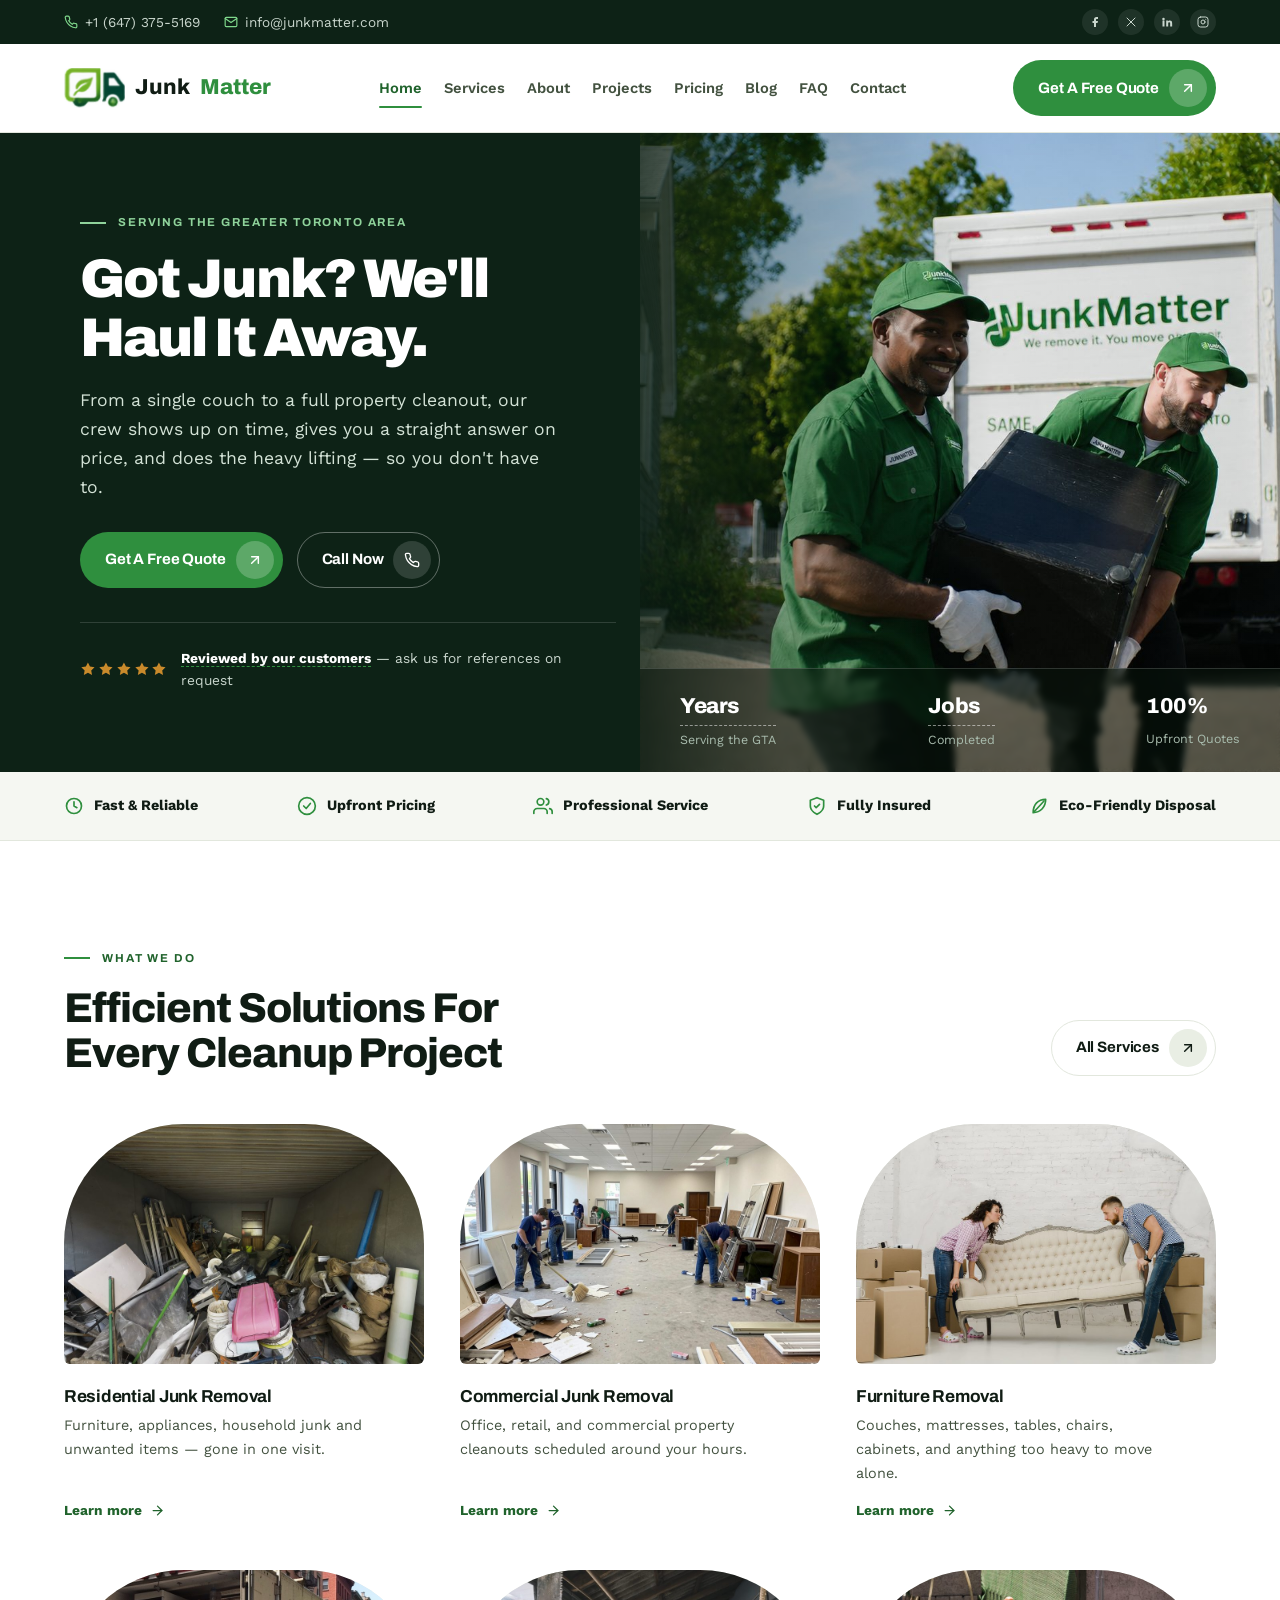
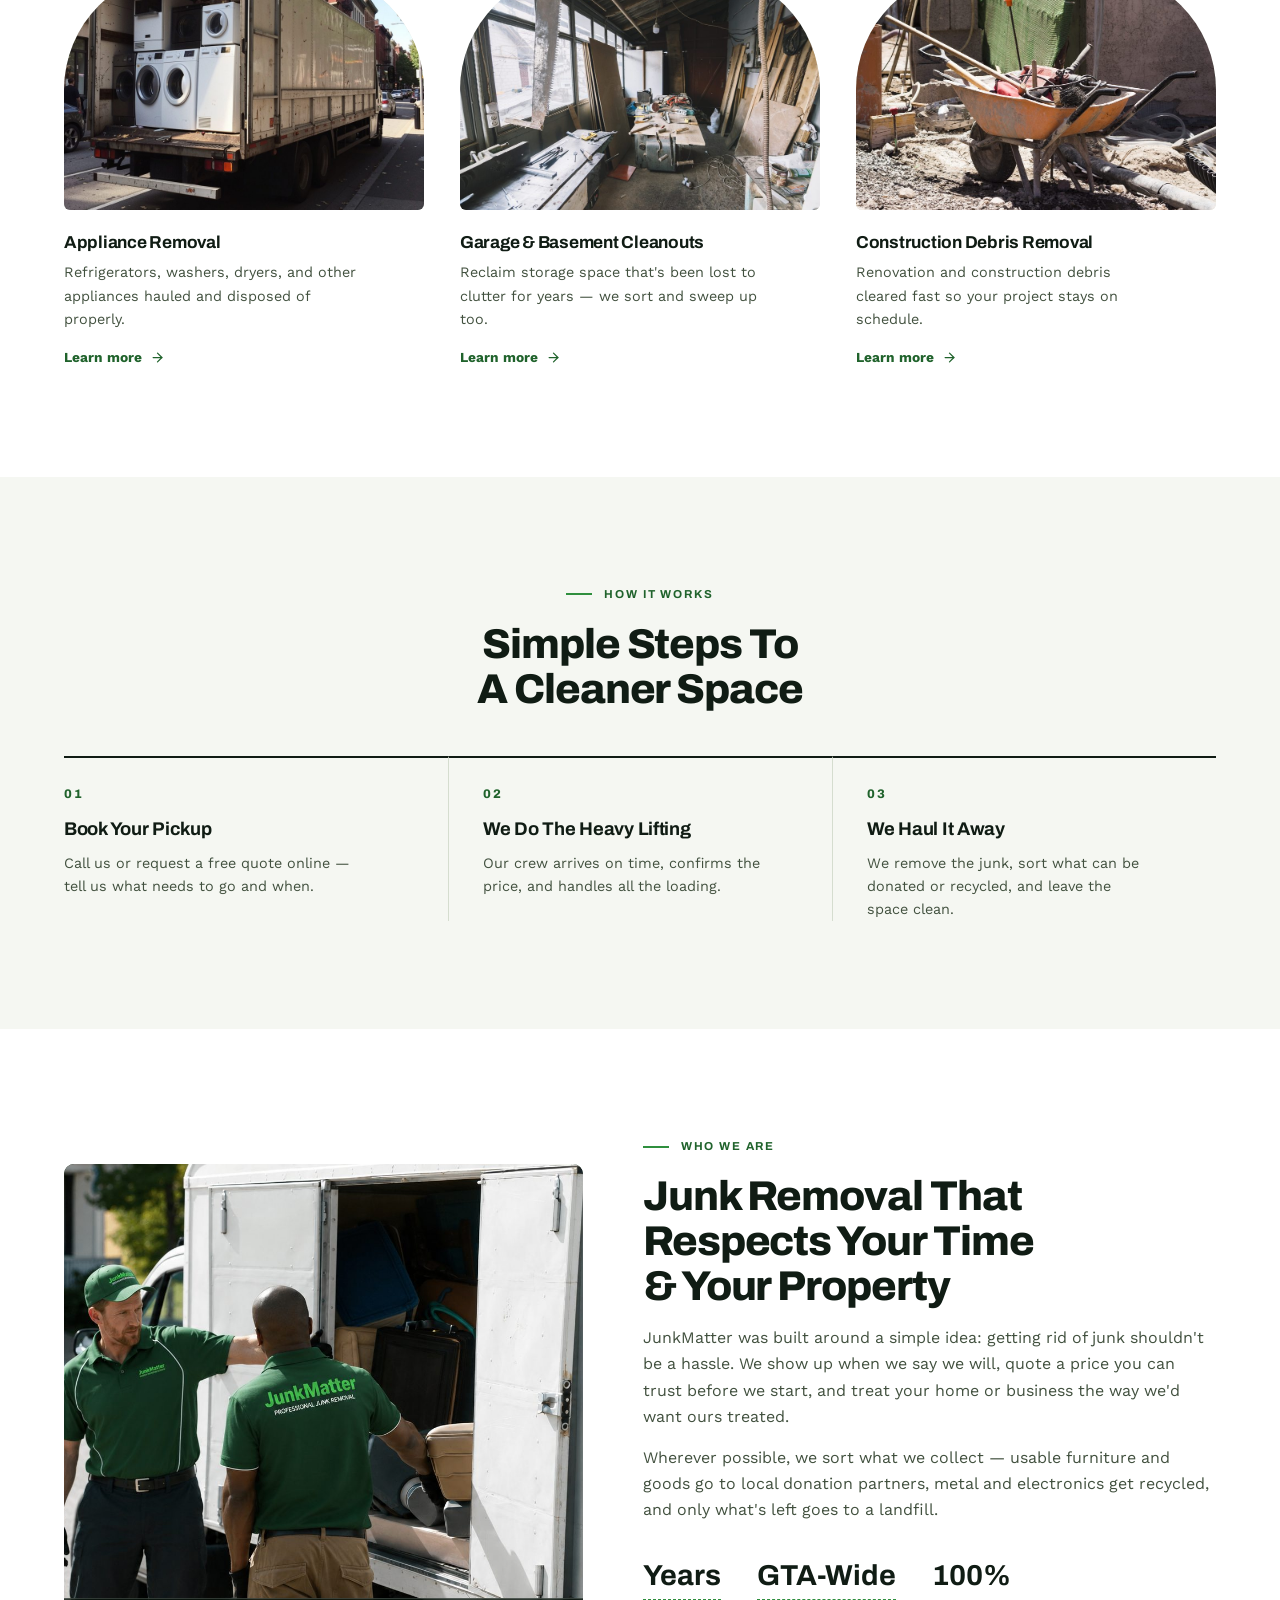
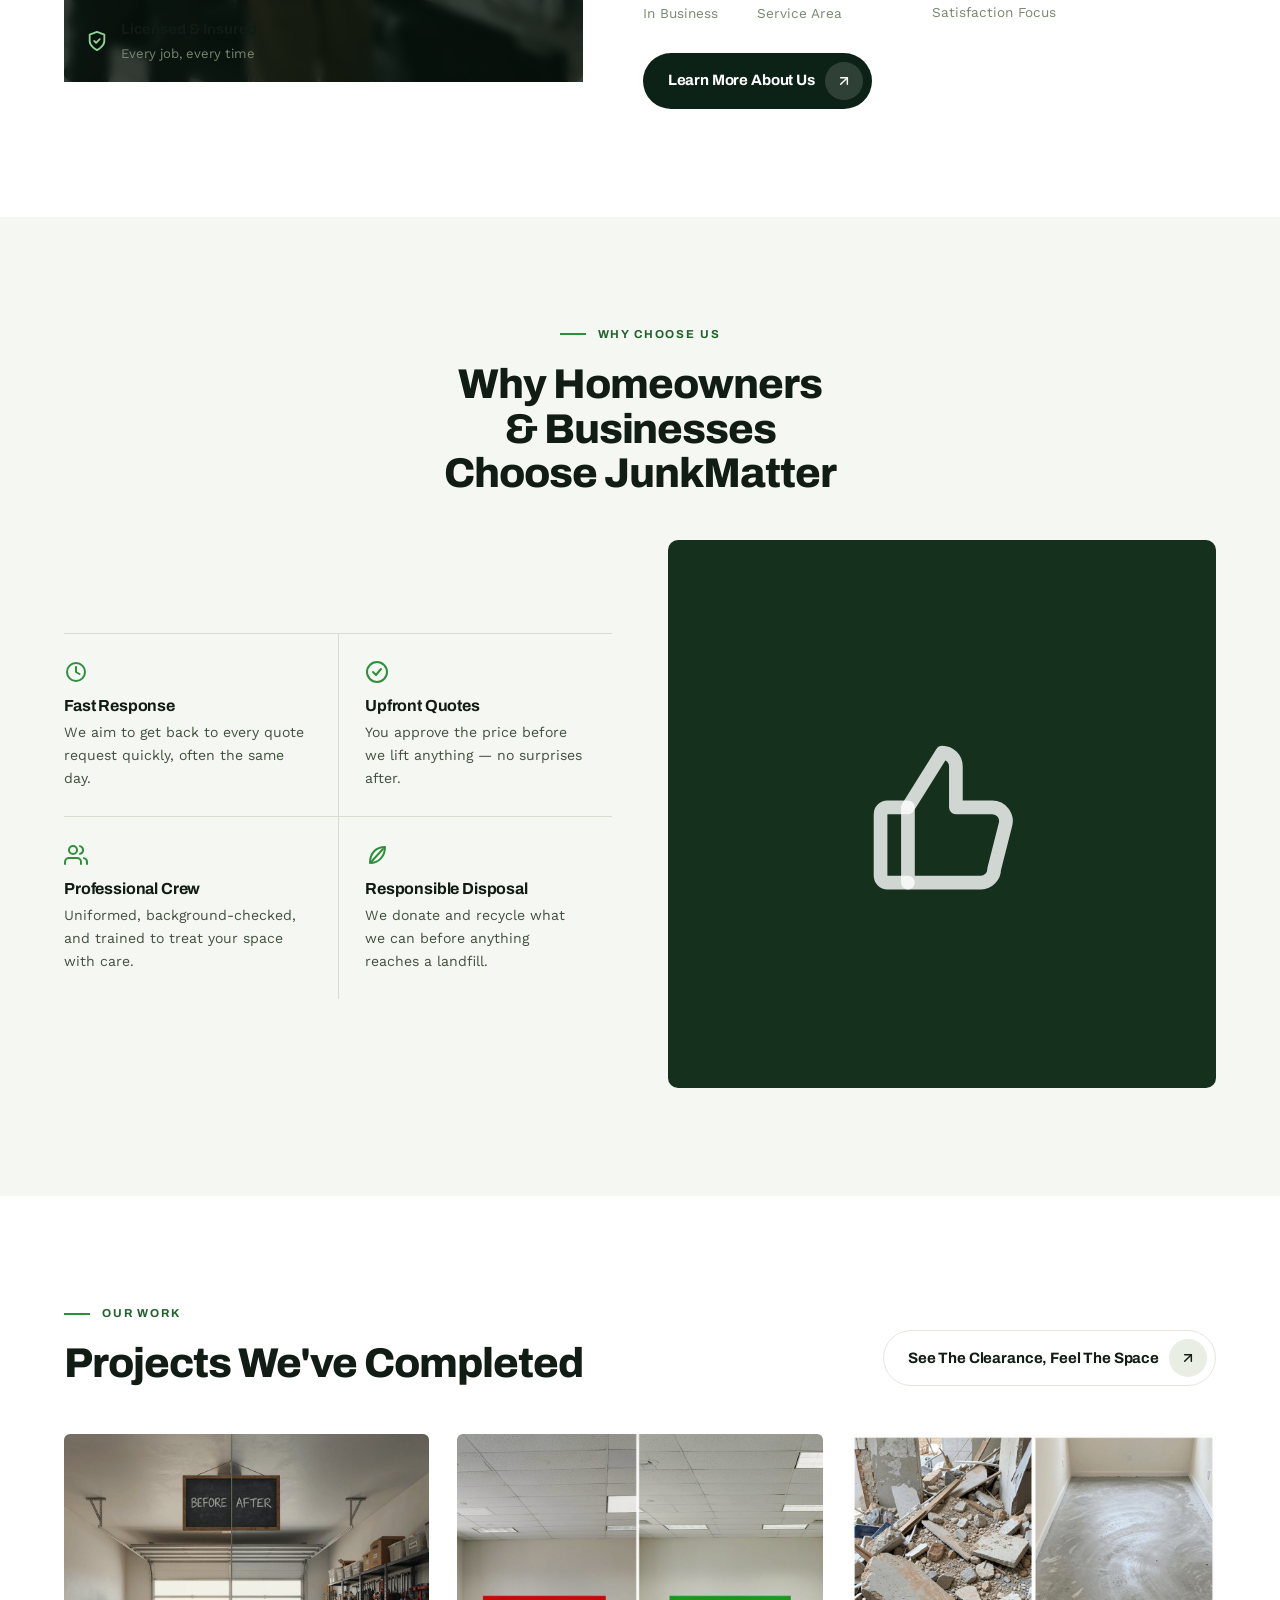
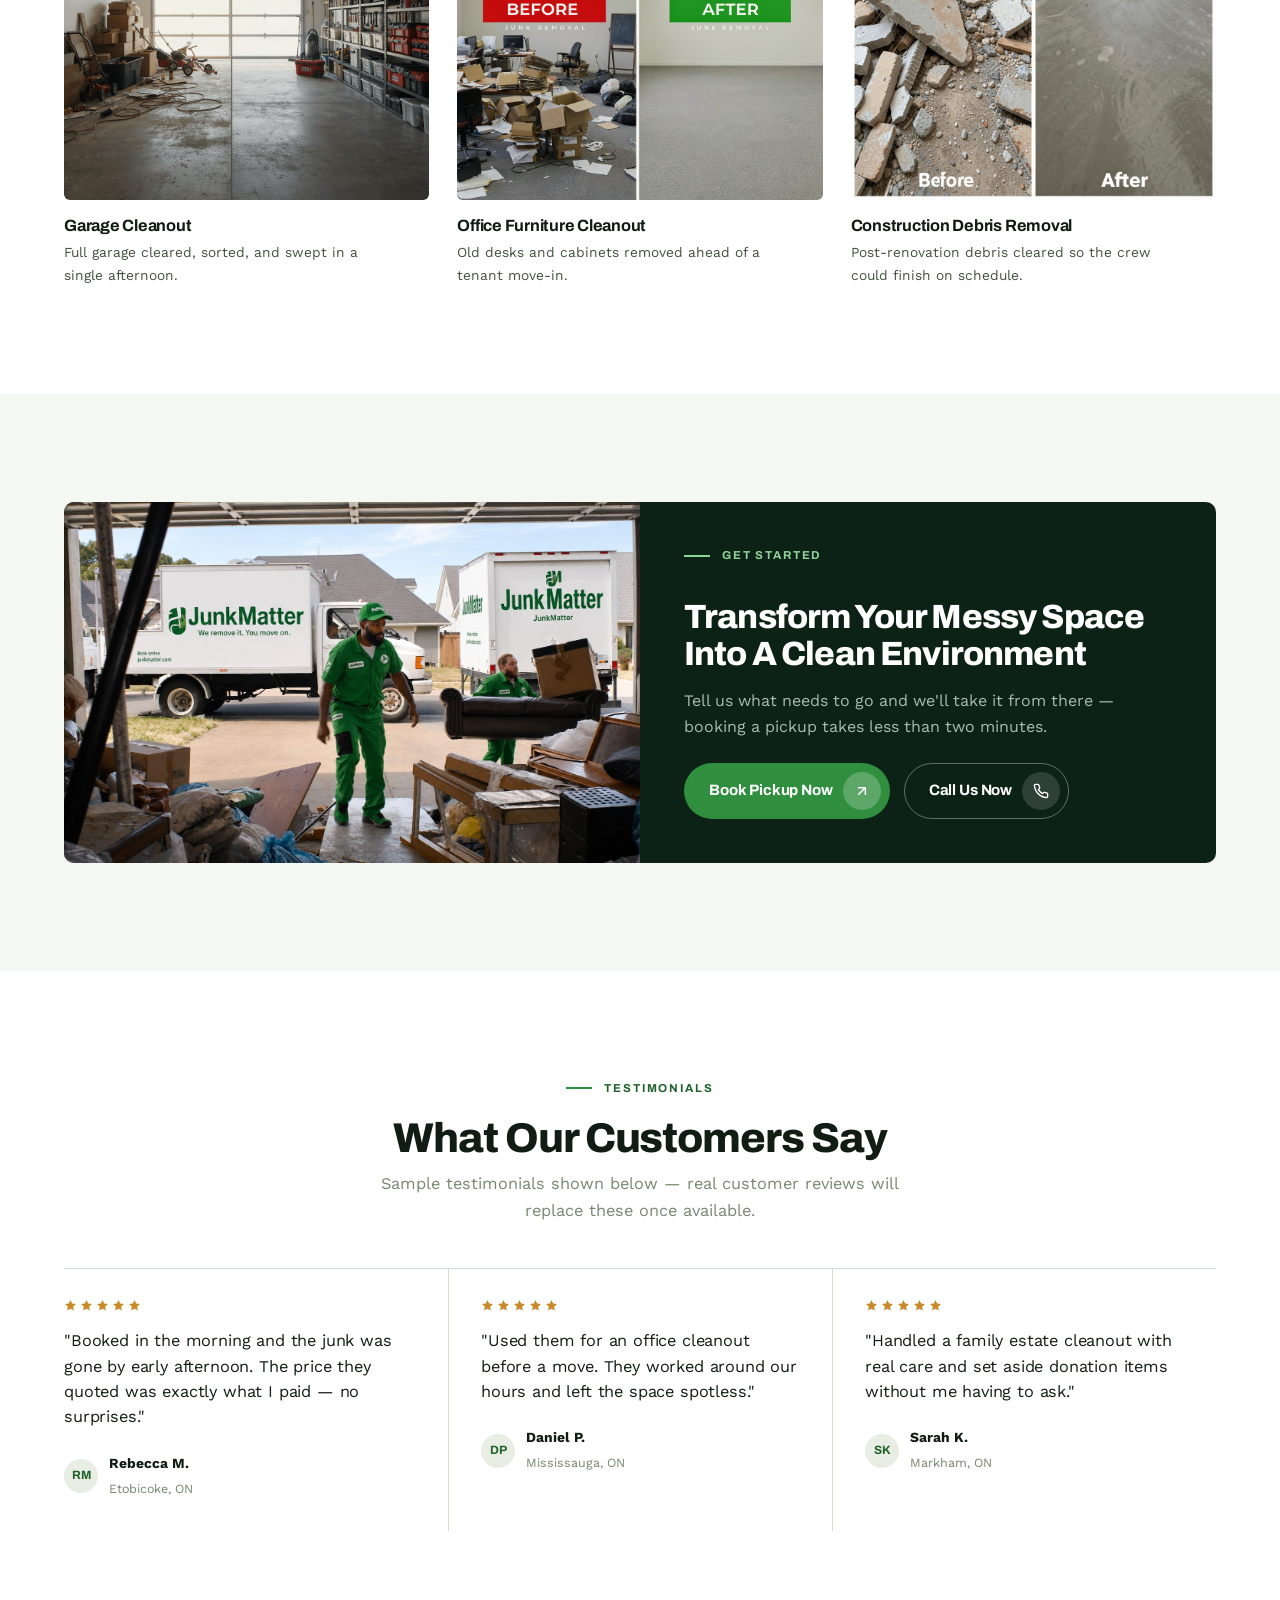
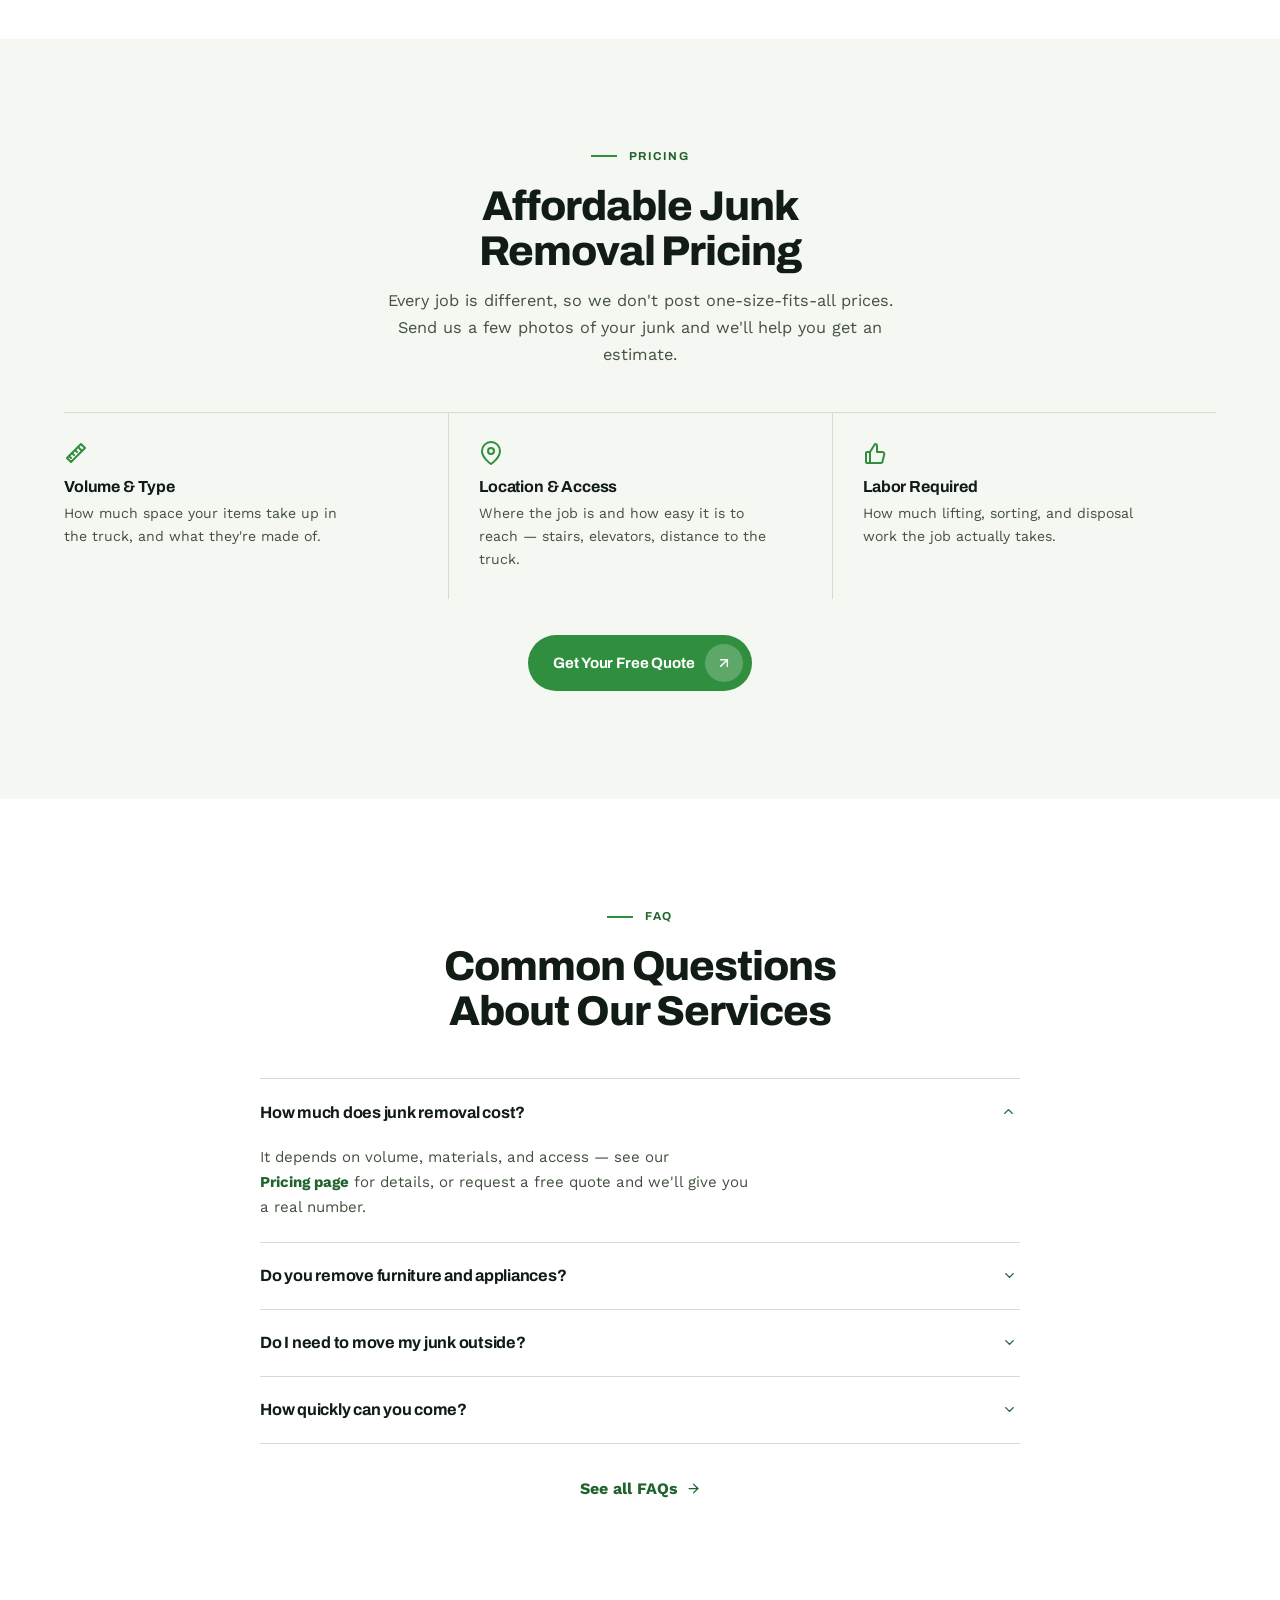
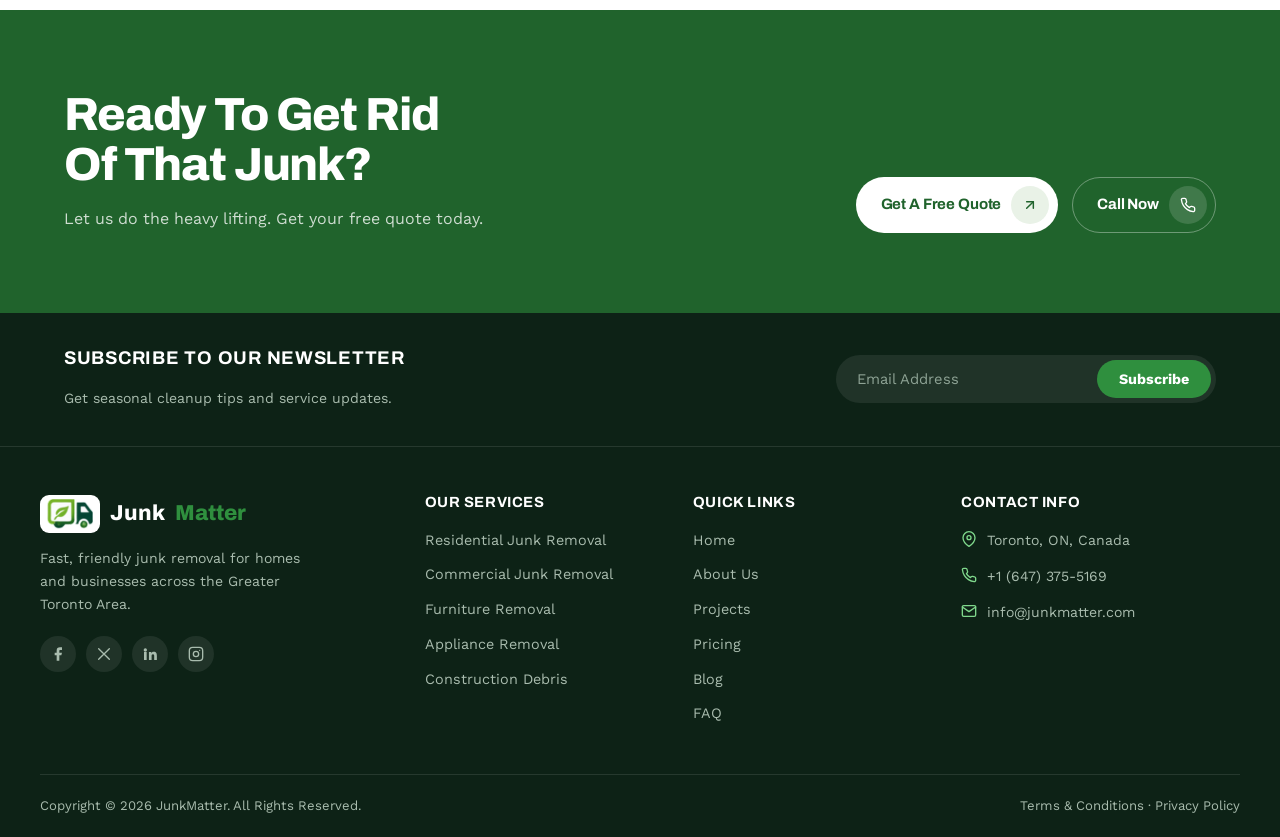
<file: index.html>
<!DOCTYPE html>
<html lang="en">
<head>
<meta charset="UTF-8">
<meta name="viewport" content="width=device-width, initial-scale=1.0">
<title>JunkMatter | Fast &amp; Affordable Junk Removal in the GTA</title>
<meta name="description" content="JunkMatter hauls furniture, appliances, renovation debris and full property cleanouts across the Greater Toronto Area. Upfront quotes, professional crews, eco-friendly disposal.">
<!-- Social sharing. images/social-banner.jpg is the marketing banner
     (logo + headline + CTA baked in) — the one place a composite
     graphic belongs, since link previews have no layout of their own. -->
<meta property="og:url" content="https://www.junkmatter.com/">
<meta property="og:type" content="website">
<meta property="og:site_name" content="JunkMatter">
<meta property="og:title" content="JunkMatter | Fast &amp; Affordable Junk Removal in the GTA">
<meta property="og:description" content="JunkMatter hauls furniture, appliances, renovation debris and full property cleanouts across the Greater Toronto Area. Upfront quotes, professional crews, eco-friendly disposal.">
<meta property="og:image" content="https://www.junkmatter.com/images/social-banner.jpg">
<meta property="og:image:width" content="1200">
<meta property="og:image:height" content="630">
<meta property="og:image:alt" content="JunkMatter — we haul, you relax. Fast, friendly junk removal.">
<meta name="twitter:card" content="summary_large_image">
<meta name="twitter:title" content="JunkMatter | Fast &amp; Affordable Junk Removal in the GTA">
<meta name="twitter:description" content="JunkMatter hauls furniture, appliances, renovation debris and full property cleanouts across the Greater Toronto Area. Upfront quotes, professional crews, eco-friendly disposal.">
<meta name="twitter:image" content="https://www.junkmatter.com/images/social-banner.jpg">
<meta name="theme-color" content="#0d2216">
<link rel="icon" href="images/favicon.png" sizes="any">
<link rel="apple-touch-icon" href="images/apple-touch-icon.png">
<link rel="canonical" href="https://www.junkmatter.com/">
<link rel="stylesheet" href="css/style.css?v=54eb5e93">
<script>document.documentElement.classList.add('js')</script>
</head>
<body>

<svg style="position:absolute;width:0;height:0;overflow:hidden" aria-hidden="true">
<defs>
<symbol id="icon-mark" viewBox="0 0 32 32" fill="none" stroke="currentColor" stroke-width="2.2" stroke-linecap="round" stroke-linejoin="round"><rect x="1.5" y="1.5" width="29" height="29" rx="9"/><path d="M9 23C9 12 15 7 24 7C24 18 18 23 9 23Z"/><path d="M10.5 21.5C14 17.5 18 13.5 22.5 9"/></symbol>
<symbol id="icon-phone" viewBox="0 0 24 24" fill="none" stroke="currentColor" stroke-width="2" stroke-linecap="round" stroke-linejoin="round"><path d="M22 16.92v3a2 2 0 0 1-2.18 2 19.79 19.79 0 0 1-8.63-3.07 19.5 19.5 0 0 1-6-6 19.79 19.79 0 0 1-3.07-8.67A2 2 0 0 1 4.11 2h3a2 2 0 0 1 2 1.72c.127.96.361 1.903.7 2.81a2 2 0 0 1-.45 2.11L8.09 9.91a16 16 0 0 0 6 6l1.27-1.27a2 2 0 0 1 2.11-.45c.907.339 1.85.573 2.81.7A2 2 0 0 1 22 16.92z"/></symbol>
<symbol id="icon-mail" viewBox="0 0 24 24" fill="none" stroke="currentColor" stroke-width="2" stroke-linecap="round" stroke-linejoin="round"><rect x="2" y="4" width="20" height="16" rx="2"/><path d="M22 6l-10 7L2 6"/></symbol>
<symbol id="icon-map-pin" viewBox="0 0 24 24" fill="none" stroke="currentColor" stroke-width="2" stroke-linecap="round" stroke-linejoin="round"><path d="M21 10c0 7-9 13-9 13s-9-6-9-13a9 9 0 0 1 18 0z"/><circle cx="12" cy="10" r="3"/></symbol>
<symbol id="icon-clock" viewBox="0 0 24 24" fill="none" stroke="currentColor" stroke-width="2" stroke-linecap="round" stroke-linejoin="round"><circle cx="12" cy="12" r="9"/><path d="M12 7v5l3.5 2"/></symbol>
<symbol id="icon-facebook" viewBox="0 0 24 24" fill="currentColor" stroke="none"><path d="M18 2h-3a5 5 0 0 0-5 5v3H7v4h3v8h4v-8h3l1-4h-4V7a1 1 0 0 1 1-1h3z"/></symbol>
<symbol id="icon-x" viewBox="0 0 24 24" fill="none" stroke="currentColor" stroke-width="2" stroke-linecap="round" stroke-linejoin="round"><path d="M4 4l16 16M20 4L4 20"/></symbol>
<symbol id="icon-linkedin" viewBox="0 0 24 24" fill="currentColor" stroke="none"><path d="M4.98 3.5a2.5 2.5 0 1 1 0 5 2.5 2.5 0 0 1 0-5zM3 9h4v12H3V9zm7 0h3.8v1.7h.1c.5-.9 1.8-1.9 3.7-1.9 4 0 4.7 2.6 4.7 6v6.2h-4v-5.5c0-1.3 0-3-1.8-3s-2.1 1.4-2.1 2.9V21h-4V9z"/></symbol>
<symbol id="icon-instagram" viewBox="0 0 24 24" fill="none" stroke="currentColor" stroke-width="2" stroke-linecap="round" stroke-linejoin="round"><rect x="2" y="2" width="20" height="20" rx="5"/><circle cx="12" cy="12" r="4"/><circle cx="17.5" cy="6.5" r="1" fill="currentColor" stroke="none"/></symbol>
<symbol id="icon-arrow-up-right" viewBox="0 0 24 24" fill="none" stroke="currentColor" stroke-width="2.2" stroke-linecap="round" stroke-linejoin="round"><path d="M7 17L17 7"/><path d="M7 7h10v10"/></symbol>
<symbol id="icon-arrow-right" viewBox="0 0 24 24" fill="none" stroke="currentColor" stroke-width="2" stroke-linecap="round" stroke-linejoin="round"><path d="M5 12h14"/><path d="M12 5l7 7-7 7"/></symbol>
<symbol id="icon-chevron-down" viewBox="0 0 24 24" fill="none" stroke="currentColor" stroke-width="2.2" stroke-linecap="round" stroke-linejoin="round"><path d="M6 9l6 6 6-6"/></symbol>
<symbol id="icon-star" viewBox="0 0 24 24" fill="currentColor" stroke="none"><path d="M12 2l3.09 6.26L22 9.27l-5 4.87L18.18 21 12 17.77 5.82 21 7 14.14 2 9.27l6.91-1.01L12 2z"/></symbol>
<symbol id="icon-check" viewBox="0 0 24 24" fill="none" stroke="currentColor" stroke-width="2" stroke-linecap="round" stroke-linejoin="round"><path d="M20 6L9 17l-5-5"/></symbol>
<symbol id="icon-check-circle" viewBox="0 0 24 24" fill="none" stroke="currentColor" stroke-width="2" stroke-linecap="round" stroke-linejoin="round"><circle cx="12" cy="12" r="10"/><path d="M8 12l3 3 5-6"/></symbol>
<symbol id="icon-shield" viewBox="0 0 24 24" fill="none" stroke="currentColor" stroke-width="2" stroke-linecap="round" stroke-linejoin="round"><path d="M12 22s8-4 8-10V5l-8-3-8 3v7c0 6 8 10 8 10z"/><path d="M9 12l2 2 4-4"/></symbol>
<symbol id="icon-leaf" viewBox="0 0 24 24" fill="none" stroke="currentColor" stroke-width="2" stroke-linecap="round" stroke-linejoin="round"><path d="M5 20C5 10 11 4 20 4C20 13 14 20 5 20Z"/><path d="M6.5 18.5C10 14.5 14 10.5 18 6"/></symbol>
<symbol id="icon-truck" viewBox="0 0 24 24" fill="none" stroke="currentColor" stroke-width="2" stroke-linecap="round" stroke-linejoin="round"><rect x="1" y="3" width="15" height="13"/><path d="M16 8h4l3 3v5h-7V8z"/><circle cx="5.5" cy="18.5" r="2.5"/><circle cx="18.5" cy="18.5" r="2.5"/></symbol>
<symbol id="icon-home" viewBox="0 0 24 24" fill="none" stroke="currentColor" stroke-width="2" stroke-linecap="round" stroke-linejoin="round"><path d="M3 9l9-7 9 7v11a2 2 0 0 1-2 2H5a2 2 0 0 1-2-2z"/><polyline points="9 22 9 12 15 12 15 22"/></symbol>
<symbol id="icon-briefcase" viewBox="0 0 24 24" fill="none" stroke="currentColor" stroke-width="2" stroke-linecap="round" stroke-linejoin="round"><rect x="2" y="7" width="20" height="14" rx="2"/><path d="M16 21V5a2 2 0 0 0-2-2h-4a2 2 0 0 0-2 2v16"/></symbol>
<symbol id="icon-sofa" viewBox="0 0 24 24" fill="none" stroke="currentColor" stroke-width="2" stroke-linecap="round" stroke-linejoin="round"><path d="M4 13V7a2 2 0 0 1 2-2h12a2 2 0 0 1 2 2v6"/><path d="M2 13h20v4a2 2 0 0 1-2 2H4a2 2 0 0 1-2-2z"/><path d="M4 19v2"/><path d="M20 19v2"/></symbol>
<symbol id="icon-box" viewBox="0 0 24 24" fill="none" stroke="currentColor" stroke-width="2" stroke-linecap="round" stroke-linejoin="round"><path d="M21 8l-9-5-9 5 9 5 9-5z"/><path d="M3 8v8l9 5 9-5V8"/><path d="M12 13v8"/></symbol>
<symbol id="icon-garage" viewBox="0 0 24 24" fill="none" stroke="currentColor" stroke-width="2" stroke-linecap="round" stroke-linejoin="round"><path d="M3 10l9-6 9 6"/><path d="M5 10v10h14V10"/><rect x="9" y="14" width="6" height="6"/></symbol>
<symbol id="icon-tool" viewBox="0 0 24 24" fill="none" stroke="currentColor" stroke-width="2" stroke-linecap="round" stroke-linejoin="round"><path d="M14.7 6.3a1 1 0 0 0 0 1.4l1.6 1.6a1 1 0 0 0 1.4 0l3.77-3.77a6 6 0 0 1-7.94 7.94l-6.91 6.91a2.12 2.12 0 0 1-3-3l6.91-6.91a6 6 0 0 1 7.94-7.94z"/></symbol>
<symbol id="icon-users" viewBox="0 0 24 24" fill="none" stroke="currentColor" stroke-width="2" stroke-linecap="round" stroke-linejoin="round"><path d="M17 21v-2a4 4 0 0 0-4-4H5a4 4 0 0 0-4 4v2"/><circle cx="9" cy="7" r="4"/><path d="M23 21v-2a4 4 0 0 0-3-3.87"/><path d="M16 3.13a4 4 0 0 1 0 7.75"/></symbol>
<symbol id="icon-camera" viewBox="0 0 24 24" fill="none" stroke="currentColor" stroke-width="2" stroke-linecap="round" stroke-linejoin="round"><path d="M23 19a2 2 0 0 1-2 2H3a2 2 0 0 1-2-2V8a2 2 0 0 1 2-2h4l2-3h6l2 3h4a2 2 0 0 1 2 2z"/><circle cx="12" cy="13" r="4"/></symbol>
<symbol id="icon-ruler" viewBox="0 0 24 24" fill="none" stroke="currentColor" stroke-width="2" stroke-linecap="round" stroke-linejoin="round"><path d="M3 17l14-14 4 4-14 14z"/><path d="M14 6l4 4"/><path d="M11 9l2 2"/><path d="M8 12l2 2"/><path d="M5 15l2 2"/></symbol>
<symbol id="icon-hand" viewBox="0 0 24 24" fill="none" stroke="currentColor" stroke-width="2" stroke-linecap="round" stroke-linejoin="round"><path d="M7 22V11l5-8a2 2 0 0 1 2 2v6h5.3a2 2 0 0 1 1.94 2.5l-1.65 6.5A2 2 0 0 1 17.65 22H7Z"/><path d="M7 22H4a1 1 0 0 1-1-1V12a1 1 0 0 1 1-1h3"/></symbol>
</defs>
</svg>

<div class="topbar">
  <div class="wrap">
    <div class="topbar-left">
      <a href="tel:16473755169"><svg><use href="#icon-phone"/></svg> +1 (647) 375-5169</a>
      <a href="mailto:info@junkmatter.com"><svg><use href="#icon-mail"/></svg> info@junkmatter.com</a>
    </div>
    <div class="topbar-social">
      <a href="#" aria-label="Facebook"><svg><use href="#icon-facebook"/></svg></a>
      <a href="#" aria-label="X"><svg><use href="#icon-x"/></svg></a>
      <a href="#" aria-label="LinkedIn"><svg><use href="#icon-linkedin"/></svg></a>
      <a href="#" aria-label="Instagram"><svg><use href="#icon-instagram"/></svg></a>
    </div>
  </div>
</div>

<header class="site-header">
  <nav class="nav wrap">
    <a href="index.html" class="brand">
      <span class="mark"><img src="images/logo-mark.png" alt="" width="366" height="240"></span>
      Junk<span class="accent">Matter</span>
    </a>
    <div class="nav-links">
      <a href="index.html" class="active">Home</a>
      <a href="services.html">Services</a>
      <a href="about.html">About</a>
      <a href="projects.html">Projects</a>
      <a href="pricing.html">Pricing</a>
      <a href="blog.html">Blog</a>
      <a href="faq.html">FAQ</a>
      <a href="contact.html">Contact</a>
    </div>
    <div class="nav-cta">
      <a href="contact.html" class="btn btn-solid"><span class="label">Get A Free Quote</span><span class="ic"><svg><use href="#icon-arrow-up-right"/></svg></span></a>
      <button class="nav-toggle" aria-label="Toggle menu"><span></span><span></span><span></span></button>
    </div>
  </nav>
</header>

<section class="hero">
  <div class="hero-grid">
    <div class="hero-text">
      <div class="wrap-inner">
        <span class="eyebrow on-ink">Serving the Greater Toronto Area</span>
        <h1>Got Junk? We'll Haul It Away.</h1>
        <p class="lead">From a single couch to a full property cleanout, our crew shows up on time, gives you a straight answer on price, and does the heavy lifting — so you don't have to.</p>
        <div class="hero-cta">
          <a href="contact.html" class="btn btn-solid"><span class="label">Get A Free Quote</span><span class="ic"><svg><use href="#icon-arrow-up-right"/></svg></span></a>
          <a href="tel:16473755169" class="btn btn-outline-light"><span class="label">Call Now</span><span class="ic"><svg><use href="#icon-phone"/></svg></span></a>
        </div>
        <div class="hero-rating">
          <div class="stars"><svg><use href="#icon-star"/></svg><svg><use href="#icon-star"/></svg><svg><use href="#icon-star"/></svg><svg><use href="#icon-star"/></svg><svg><use href="#icon-star"/></svg></div>
          <div class="txt"><b class="ph" title="Add real review rating once available">Reviewed by our customers</b> — ask us for references on request</div>
        </div>
      </div>
    </div>
    <div class="hero-visual reveal in">
      <svg class="illustration" viewBox="0 0 500 400" fill="none" stroke="currentColor" stroke-width="2.5" stroke-linejoin="round" preserveAspectRatio="xMidYMid slice">
        <ellipse cx="250" cy="330" rx="230" ry="8" fill="currentColor" stroke="none" opacity=".15"/>
        <line x1="20" y1="320" x2="480" y2="320"/>
        <rect x="60" y="180" width="260" height="140"/>
        <line x1="72" y1="180" x2="72" y2="320"/>
        <line x1="86" y1="180" x2="86" y2="320"/>
        <line x1="100" y1="180" x2="100" y2="320"/>
        <path d="M320 320V240h72l24 36v44z"/>
        <path d="M320 240h50l18 30h-68z"/>
        <circle cx="150" cy="320" r="30"/>
        <circle cx="150" cy="320" r="10" fill="currentColor" stroke="none"/>
        <circle cx="368" cy="320" r="30"/>
        <circle cx="368" cy="320" r="10" fill="currentColor" stroke="none"/>
      </svg>
      <img class="photo" src="images/hero.jpg" alt="Two smiling JunkMatter crew members in branded uniforms carrying a cabinet from a house to their truck" width="1672" height="941" fetchpriority="high" decoding="async">
      <div class="hero-panel reveal in">
        <div><b class="ph" title="Add years in business">Years</b><span>Serving the GTA</span></div>
        <div><b class="ph" title="Add completed jobs count">Jobs</b><span>Completed</span></div>
        <div><b>100%</b><span>Upfront Quotes</span></div>
      </div>
    </div>
  </div>
</section>

<div class="trust-bar">
  <div class="wrap">
    <div class="trust-item"><svg><use href="#icon-clock"/></svg> Fast &amp; Reliable</div>
    <div class="trust-item"><svg><use href="#icon-check-circle"/></svg> Upfront Pricing</div>
    <div class="trust-item"><svg><use href="#icon-users"/></svg> Professional Service</div>
    <div class="trust-item"><svg><use href="#icon-shield"/></svg> Fully Insured</div>
    <div class="trust-item"><svg><use href="#icon-leaf"/></svg> Eco-Friendly Disposal</div>
  </div>
</div>

<section class="section" id="services">
  <div class="wrap">
    <div class="section-head-row reveal">
      <div class="section-head">
        <span class="eyebrow">What We Do</span>
        <h2>Efficient Solutions For Every Cleanup Project</h2>
      </div>
      <a href="services.html" class="btn btn-outline"><span class="label">All Services</span><span class="ic"><svg><use href="#icon-arrow-up-right"/></svg></span></a>
    </div>
    <div class="service-grid">
      <div class="service-card reveal">
        <div class="arch-frame"><img class="photo" src="images/services/residential.jpg" alt="A storage room packed floor to ceiling with household clutter, ladders, buckets and boxes waiting to be cleared" width="600" height="400" loading="lazy" decoding="async"><svg><use href="#icon-home"/></svg></div>
        <h3>Residential Junk Removal</h3>
        <p>Furniture, appliances, household junk and unwanted items — gone in one visit.</p>
        <a href="service-residential.html" class="text-link">Learn more <svg><use href="#icon-arrow-right"/></svg></a>
      </div>
      <div class="service-card reveal">
        <div class="arch-frame"><img class="photo" src="images/services/commercial.jpg" alt="Crew sweeping debris and removing cabinetry from an empty commercial unit" width="600" height="400" loading="lazy" decoding="async"><svg><use href="#icon-briefcase"/></svg></div>
        <h3>Commercial Junk Removal</h3>
        <p>Office, retail, and commercial property cleanouts scheduled around your hours.</p>
        <a href="services.html#commercial" class="text-link">Learn more <svg><use href="#icon-arrow-right"/></svg></a>
      </div>
      <div class="service-card reveal">
        <div class="arch-frame"><img class="photo" src="images/services/furniture.jpg" alt="Two people lifting a large sofa in a room stacked with moving boxes" width="600" height="400" loading="lazy" decoding="async"><svg><use href="#icon-sofa"/></svg></div>
        <h3>Furniture Removal</h3>
        <p>Couches, mattresses, tables, chairs, cabinets, and anything too heavy to move alone.</p>
        <a href="services.html#furniture" class="text-link">Learn more <svg><use href="#icon-arrow-right"/></svg></a>
      </div>
      <div class="service-card reveal">
        <div class="arch-frame"><img class="photo" src="images/services/appliance.jpg" alt="Washing machines and dryers loaded into the back of a box truck on a city street" width="600" height="400" loading="lazy" decoding="async"><svg><use href="#icon-box"/></svg></div>
        <h3>Appliance Removal</h3>
        <p>Refrigerators, washers, dryers, and other appliances hauled and disposed of properly.</p>
        <a href="services.html#appliance" class="text-link">Learn more <svg><use href="#icon-arrow-right"/></svg></a>
      </div>
      <div class="service-card reveal">
        <div class="arch-frame"><img class="photo" src="images/services/garage.jpg" alt="A cluttered garage workshop filled with timber, hand tools and a crowded workbench" width="600" height="400" loading="lazy" decoding="async"><svg><use href="#icon-garage"/></svg></div>
        <h3>Garage &amp; Basement Cleanouts</h3>
        <p>Reclaim storage space that's been lost to clutter for years — we sort and sweep up too.</p>
        <a href="services.html#garage" class="text-link">Learn more <svg><use href="#icon-arrow-right"/></svg></a>
      </div>
      <div class="service-card reveal">
        <div class="arch-frame"><img class="photo" src="images/services/construction.jpg" alt="A wheelbarrow loaded with tools and rubble on a building site" width="600" height="400" loading="lazy" decoding="async"><svg><use href="#icon-tool"/></svg></div>
        <h3>Construction Debris Removal</h3>
        <p>Renovation and construction debris cleared fast so your project stays on schedule.</p>
        <a href="services.html#construction" class="text-link">Learn more <svg><use href="#icon-arrow-right"/></svg></a>
      </div>
    </div>
  </div>
</section>

<section class="section surface">
  <div class="wrap">
    <div class="section-head center reveal">
      <span class="eyebrow">How It Works</span>
      <h2>Simple Steps To A Cleaner Space</h2>
    </div>
    <div class="steps" style="margin-top:44px">
      <div class="step reveal">
        <div class="step-num">01</div>
        <h3>Book Your Pickup</h3>
        <p>Call us or request a free quote online — tell us what needs to go and when.</p>
      </div>
      <div class="step reveal">
        <div class="step-num">02</div>
        <h3>We Do The Heavy Lifting</h3>
        <p>Our crew arrives on time, confirms the price, and handles all the loading.</p>
      </div>
      <div class="step reveal">
        <div class="step-num">03</div>
        <h3>We Haul It Away</h3>
        <p>We remove the junk, sort what can be donated or recycled, and leave the space clean.</p>
      </div>
    </div>
  </div>
</section>

<section class="section" id="about">
  <div class="wrap">
    <div class="about-grid">
      <div class="about-visual reveal">
        <div class="frame"><img class="photo" src="images/about/crew.jpg" alt="JunkMatter crew members loading furniture into a branded JunkMatter truck on a residential street" width="800" height="800" loading="lazy" decoding="async"><svg viewBox="0 0 24 24" fill="none" stroke="currentColor" stroke-width="1.6"><use href="#icon-truck"/></svg></div>
        <div class="float-card">
          <span class="ic"><svg><use href="#icon-shield"/></svg></span>
          <div><b style="font-family:var(--font-display);color:var(--ink);display:block">Licensed &amp; Insured</b><span style="font-size:.82rem;color:var(--muted)">Every job, every time</span></div>
        </div>
      </div>
      <div class="reveal">
        <span class="eyebrow">Who We Are</span>
        <h2>Junk Removal That Respects Your Time &amp; Your Property</h2>
        <p style="margin-top:16px">JunkMatter was built around a simple idea: getting rid of junk shouldn't be a hassle. We show up when we say we will, quote a price you can trust before we start, and treat your home or business the way we'd want ours treated.</p>
        <p style="margin-top:14px">Wherever possible, we sort what we collect — usable furniture and goods go to local donation partners, metal and electronics get recycled, and only what's left goes to a landfill.</p>
        <div class="about-stats">
          <div><b class="ph" title="Add years in business">Years</b><span>In Business</span></div>
          <div><b class="ph" title="Add service area count">GTA-Wide</b><span>Service Area</span></div>
          <div><b>100%</b><span>Satisfaction Focus</span></div>
        </div>
        <div style="margin-top:26px"><a href="about.html" class="btn btn-dark"><span class="label">Learn More About Us</span><span class="ic"><svg><use href="#icon-arrow-up-right"/></svg></span></a></div>
      </div>
    </div>
  </div>
</section>

<section class="section surface">
  <div class="wrap">
    <div class="section-head center reveal">
      <span class="eyebrow">Why Choose Us</span>
      <h2>Why Homeowners &amp; Businesses Choose JunkMatter</h2>
    </div>
    <div class="why-grid" style="margin-top:44px">
      <div class="why-list">
        <div class="why-item reveal">
          <span class="ic"><svg><use href="#icon-clock"/></svg></span>
          <h4>Fast Response</h4>
          <p>We aim to get back to every quote request quickly, often the same day.</p>
        </div>
        <div class="why-item reveal">
          <span class="ic"><svg><use href="#icon-check-circle"/></svg></span>
          <h4>Upfront Quotes</h4>
          <p>You approve the price before we lift anything — no surprises after.</p>
        </div>
        <div class="why-item reveal">
          <span class="ic"><svg><use href="#icon-users"/></svg></span>
          <h4>Professional Crew</h4>
          <p>Uniformed, background-checked, and trained to treat your space with care.</p>
        </div>
        <div class="why-item reveal">
          <span class="ic"><svg><use href="#icon-leaf"/></svg></span>
          <h4>Responsible Disposal</h4>
          <p>We donate and recycle what we can before anything reaches a landfill.</p>
        </div>
      </div>
      <div class="about-visual reveal">
        <div class="frame"><svg viewBox="0 0 24 24" fill="none" stroke="currentColor" stroke-width="1.6"><use href="#icon-hand"/></svg></div>
      </div>
    </div>
  </div>
</section>

<section class="section" id="projects">
  <div class="wrap">
    <div class="section-head-row reveal">
      <div class="section-head">
        <span class="eyebrow">Our Work</span>
        <h2>Projects We've Completed</h2>
      </div>
      <a href="projects.html" class="btn btn-outline"><span class="label">See The Clearance, Feel The Space</span><span class="ic"><svg><use href="#icon-arrow-up-right"/></svg></span></a>
    </div>
    <div class="project-grid">
      <div class="project-card reveal">
        <div class="ba-photo"><img class="photo" src="images/projects/garage-before-after.jpg" alt="A cluttered garage before JunkMatter cleared it, shown beside the same garage afterwards with tools and bins neatly stored" width="1024" height="1024" loading="lazy" decoding="async"><svg><use href="#icon-garage"/></svg></div>
        <div class="body"><h3>Garage Cleanout</h3><p>Full garage cleared, sorted, and swept in a single afternoon.</p></div>
      </div>
      <div class="project-card reveal">
        <div class="ba-photo"><img class="photo" src="images/projects/office-before-after.jpg" alt="An office buried in boxes, paperwork, and old desks before removal, shown beside the same room afterwards with bare carpet and clear walls" width="1024" height="1024" loading="lazy" decoding="async"><svg><use href="#icon-briefcase"/></svg></div>
        <div class="body"><h3>Office Furniture Cleanout</h3><p>Old desks and cabinets removed ahead of a tenant move-in.</p></div>
      </div>
      <div class="project-card reveal">
        <div class="ba-photo"><img class="photo" src="images/projects/construction-before-after.jpg" alt="A room strewn with broken concrete and renovation rubble, shown beside the same room afterwards with a clean bare floor" width="1024" height="1024" loading="lazy" decoding="async"><svg><use href="#icon-tool"/></svg></div>
        <div class="body"><h3>Construction Debris Removal</h3><p>Post-renovation debris cleared so the crew could finish on schedule.</p></div>
      </div>
    </div>
  </div>
</section>

<section class="section surface">
  <div class="wrap">
    <div class="split-cta reveal">
      <div class="visual"><img class="photo" src="images/cta.jpg" alt="JunkMatter crew clearing a full garage, with two branded trucks parked on the driveway" width="700" height="500" loading="lazy" decoding="async"><svg viewBox="0 0 24 24" fill="none" stroke="currentColor" stroke-width="1.6"><use href="#icon-leaf"/></svg></div>
      <div class="content">
        <span class="eyebrow on-ink">Get Started</span>
        <h2>Transform Your Messy Space Into A Clean Environment</h2>
        <p>Tell us what needs to go and we'll take it from there — booking a pickup takes less than two minutes.</p>
        <div class="row">
          <a href="contact.html" class="btn btn-solid"><span class="label">Book Pickup Now</span><span class="ic"><svg><use href="#icon-arrow-up-right"/></svg></span></a>
          <a href="tel:16473755169" class="btn btn-outline-light"><span class="label">Call Us Now</span><span class="ic"><svg><use href="#icon-phone"/></svg></span></a>
        </div>
      </div>
    </div>
  </div>
</section>

<section class="section" id="testimonials">
  <div class="wrap">
    <div class="section-head center reveal">
      <span class="eyebrow">Testimonials</span>
      <h2>What Our Customers Say</h2>
      <p class="testi-note" style="max-width:520px;margin:10px auto 0">Sample testimonials shown below — real customer reviews will replace these once available.</p>
    </div>
    <div class="testi-grid" style="margin-top:44px">
      <div class="testi-card reveal">
        <div class="stars"><svg><use href="#icon-star"/></svg><svg><use href="#icon-star"/></svg><svg><use href="#icon-star"/></svg><svg><use href="#icon-star"/></svg><svg><use href="#icon-star"/></svg></div>
        <p>"Booked in the morning and the junk was gone by early afternoon. The price they quoted was exactly what I paid — no surprises."</p>
        <div class="testi-who">
          <div class="testi-avatar">RM</div>
          <div><b>Rebecca M.</b><span>Etobicoke, ON</span></div>
        </div>
      </div>
      <div class="testi-card reveal">
        <div class="stars"><svg><use href="#icon-star"/></svg><svg><use href="#icon-star"/></svg><svg><use href="#icon-star"/></svg><svg><use href="#icon-star"/></svg><svg><use href="#icon-star"/></svg></div>
        <p>"Used them for an office cleanout before a move. They worked around our hours and left the space spotless."</p>
        <div class="testi-who">
          <div class="testi-avatar">DP</div>
          <div><b>Daniel P.</b><span>Mississauga, ON</span></div>
        </div>
      </div>
      <div class="testi-card reveal">
        <div class="stars"><svg><use href="#icon-star"/></svg><svg><use href="#icon-star"/></svg><svg><use href="#icon-star"/></svg><svg><use href="#icon-star"/></svg><svg><use href="#icon-star"/></svg></div>
        <p>"Handled a family estate cleanout with real care and set aside donation items without me having to ask."</p>
        <div class="testi-who">
          <div class="testi-avatar">SK</div>
          <div><b>Sarah K.</b><span>Markham, ON</span></div>
        </div>
      </div>
    </div>
  </div>
</section>

<section class="section surface" id="pricing">
  <div class="wrap">
    <div class="section-head center reveal">
      <span class="eyebrow">Pricing</span>
      <h2>Affordable Junk Removal Pricing</h2>
      <p style="max-width:560px;margin:14px auto 0">Every job is different, so we don't post one-size-fits-all prices. Send us a few photos of your junk and we'll help you get an estimate.</p>
    </div>
    <div class="factor-grid" style="margin-top:44px">
      <div class="factor-card reveal">
        <span class="ic"><svg><use href="#icon-ruler"/></svg></span>
        <h4>Volume &amp; Type</h4>
        <p>How much space your items take up in the truck, and what they're made of.</p>
      </div>
      <div class="factor-card reveal">
        <span class="ic"><svg><use href="#icon-map-pin"/></svg></span>
        <h4>Location &amp; Access</h4>
        <p>Where the job is and how easy it is to reach — stairs, elevators, distance to the truck.</p>
      </div>
      <div class="factor-card reveal">
        <span class="ic"><svg><use href="#icon-hand"/></svg></span>
        <h4>Labor Required</h4>
        <p>How much lifting, sorting, and disposal work the job actually takes.</p>
      </div>
    </div>
    <div style="text-align:center;margin-top:36px" class="reveal">
      <a href="pricing.html" class="btn btn-solid"><span class="label">Get Your Free Quote</span><span class="ic"><svg><use href="#icon-arrow-up-right"/></svg></span></a>
    </div>
  </div>
</section>

<section class="section" id="faq">
  <div class="wrap">
    <div class="section-head center reveal">
      <span class="eyebrow">FAQ</span>
      <h2>Common Questions About Our Services</h2>
    </div>
    <div class="faq reveal" style="max-width:760px;margin:44px auto 0">
      <div class="faq-item open">
        <button class="faq-q">How much does junk removal cost? <span class="chev"><svg><use href="#icon-chevron-down"/></svg></span></button>
        <div class="faq-a" style="max-height:200px"><p>It depends on volume, materials, and access — see our <a href="pricing.html" class="text-link" style="display:inline-flex">Pricing page</a> for details, or request a free quote and we'll give you a real number.</p></div>
      </div>
      <div class="faq-item">
        <button class="faq-q">Do you remove furniture and appliances? <span class="chev"><svg><use href="#icon-chevron-down"/></svg></span></button>
        <div class="faq-a"><p>Yes — couches, mattresses, fridges, washers, dryers, and most household or office furniture.</p></div>
      </div>
      <div class="faq-item">
        <button class="faq-q">Do I need to move my junk outside? <span class="chev"><svg><use href="#icon-chevron-down"/></svg></span></button>
        <div class="faq-a"><p>No — our crew handles all the lifting and loading, wherever the items are in your home or business.</p></div>
      </div>
      <div class="faq-item">
        <button class="faq-q">How quickly can you come? <span class="chev"><svg><use href="#icon-chevron-down"/></svg></span></button>
        <div class="faq-a"><p>Same-day service is available in many cases depending on crew availability — ask when you request your quote.</p></div>
      </div>
    </div>
    <div style="text-align:center;margin-top:32px" class="reveal">
      <a href="faq.html" class="text-link">See all FAQs <svg><use href="#icon-arrow-right"/></svg></a>
    </div>
  </div>
</section>

<section class="final-cta reveal">
  <div class="wrap">
    <h2>Ready To Get Rid Of That Junk?</h2>
    <p>Let us do the heavy lifting. Get your free quote today.</p>
    <div class="row">
      <a href="contact.html" class="btn btn-white"><span class="label">Get A Free Quote</span><span class="ic"><svg><use href="#icon-arrow-up-right"/></svg></span></a>
      <a href="tel:16473755169" class="btn btn-outline-light"><span class="label">Call Now</span><span class="ic"><svg><use href="#icon-phone"/></svg></span></a>
    </div>
  </div>
</section>

<footer>
  <div class="footer-top">
    <div class="wrap">
      <div>
        <h4>Subscribe To Our Newsletter</h4>
        <p>Get seasonal cleanup tips and service updates.</p>
      </div>
      <form class="newsletter-form" id="newsletter-form">
        <input type="email" placeholder="Email Address" required aria-label="Email address">
        <button type="submit">Subscribe</button>
      </form>
    </div>
  </div>
  <div class="wrap footer-grid">
    <div class="footer-brand">
      <a href="index.html" class="brand"><span class="mark"><img src="images/logo-mark.png" alt="" width="366" height="240"></span>Junk<span class="accent">Matter</span></a>
      <p>Fast, friendly junk removal for homes and businesses across the Greater Toronto Area.</p>
      <div class="footer-social">
        <a href="#" aria-label="Facebook"><svg><use href="#icon-facebook"/></svg></a>
        <a href="#" aria-label="X"><svg><use href="#icon-x"/></svg></a>
        <a href="#" aria-label="LinkedIn"><svg><use href="#icon-linkedin"/></svg></a>
        <a href="#" aria-label="Instagram"><svg><use href="#icon-instagram"/></svg></a>
      </div>
    </div>
    <div>
      <h4>Our Services</h4>
      <div class="footer-links">
        <a href="service-residential.html">Residential Junk Removal</a>
        <a href="services.html#commercial">Commercial Junk Removal</a>
        <a href="services.html#furniture">Furniture Removal</a>
        <a href="services.html#appliance">Appliance Removal</a>
        <a href="services.html#construction">Construction Debris</a>
      </div>
    </div>
    <div>
      <h4>Quick Links</h4>
      <div class="footer-links">
        <a href="index.html">Home</a>
        <a href="about.html">About Us</a>
        <a href="projects.html">Projects</a>
        <a href="pricing.html">Pricing</a>
        <a href="blog.html">Blog</a>
        <a href="faq.html">FAQ</a>
      </div>
    </div>
    <div>
      <h4>Contact Info</h4>
      <ul class="footer-contact">
        <li><svg><use href="#icon-map-pin"/></svg> Toronto, ON, Canada</li>
        <li><svg><use href="#icon-phone"/></svg> <a href="tel:16473755169">+1 (647) 375-5169</a></li>
        <li><svg><use href="#icon-mail"/></svg> <a href="mailto:info@junkmatter.com">info@junkmatter.com</a></li>
      </ul>
    </div>
  </div>
  <div class="wrap footer-bottom">
    <span>Copyright © <span class="current-year">2026</span> JunkMatter. All Rights Reserved.</span>
    <span><a href="#">Terms &amp; Conditions</a> · <a href="#">Privacy Policy</a></span>
  </div>
</footer>

<div class="mobile-call-bar">
  <span>Need junk gone today?</span>
  <a href="tel:16473755169"><svg><use href="#icon-phone"/></svg> Call Now</a>
</div>

<button class="back-top" aria-label="Back to top"><svg style="transform:rotate(-90deg)"><use href="#icon-arrow-right"/></svg></button>

<script src="js/main.js?v=ecc034a5"></script>
</body>
</html>
</file>
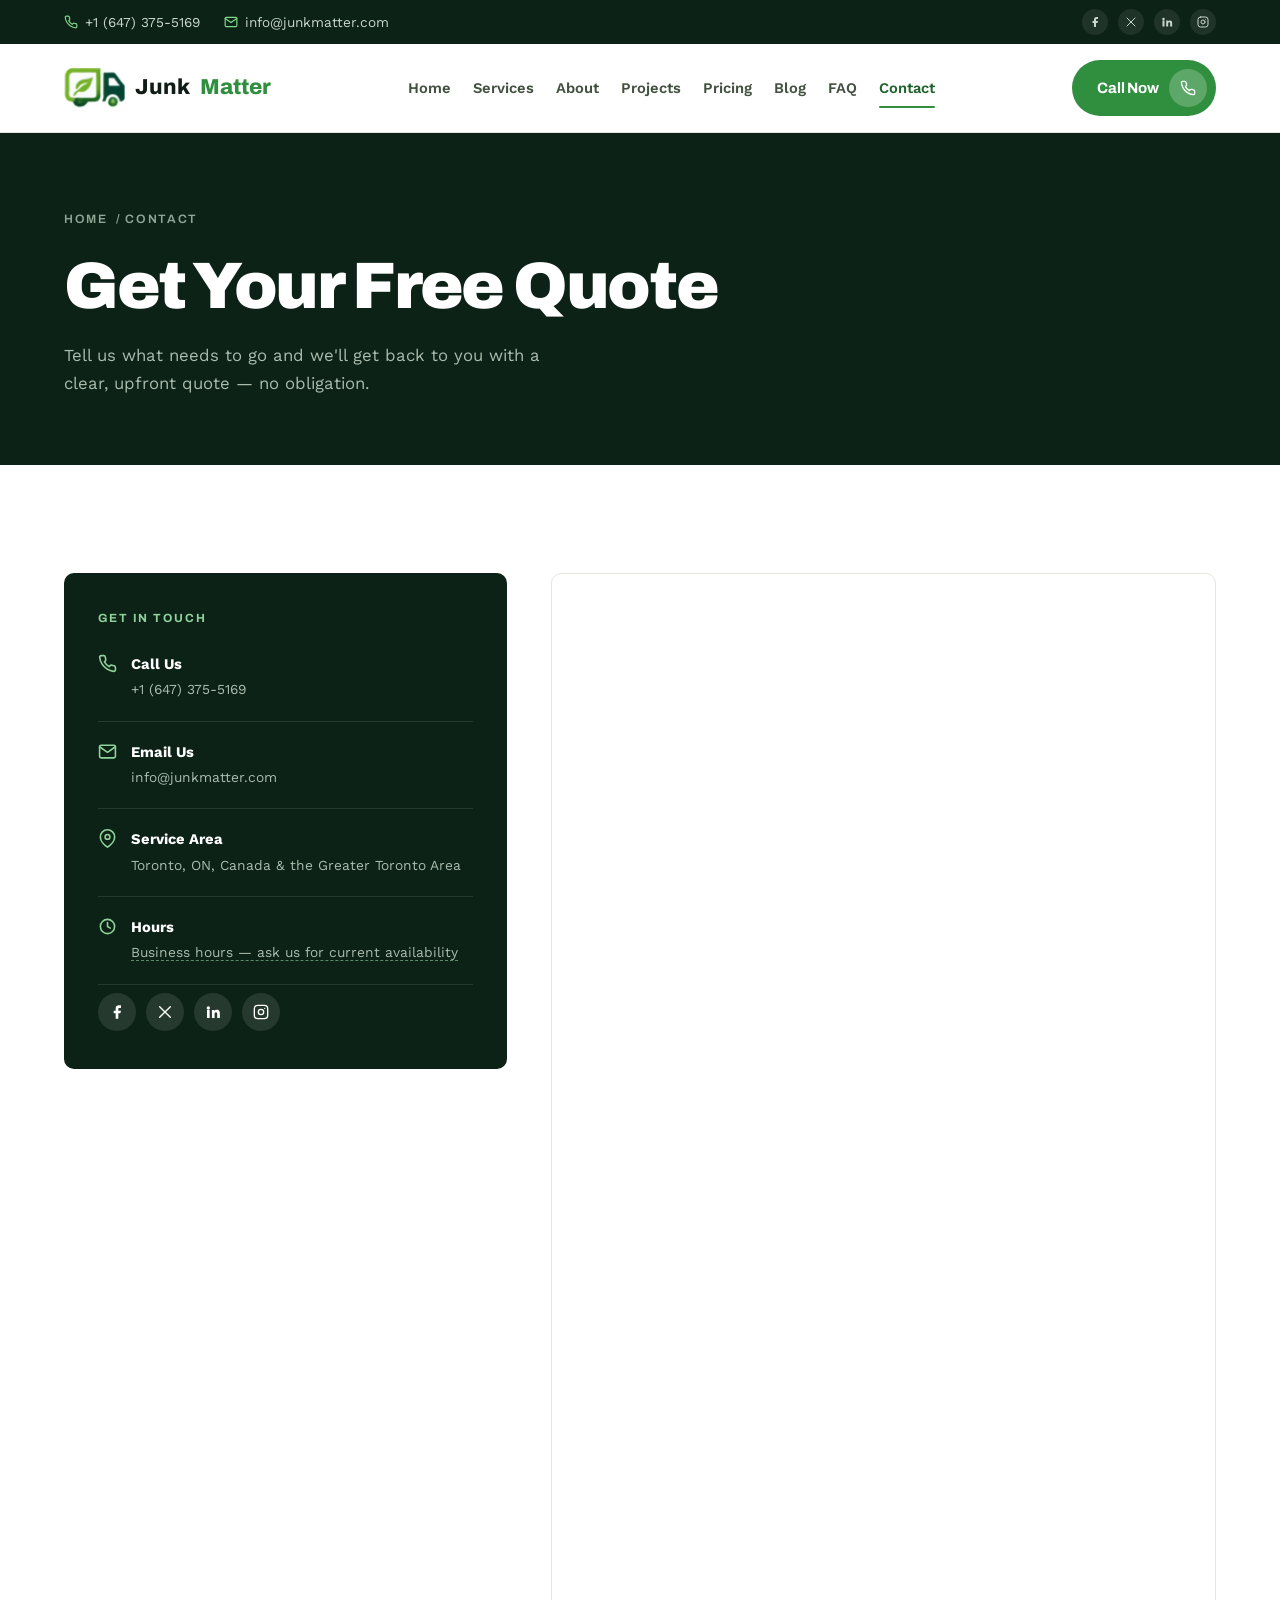
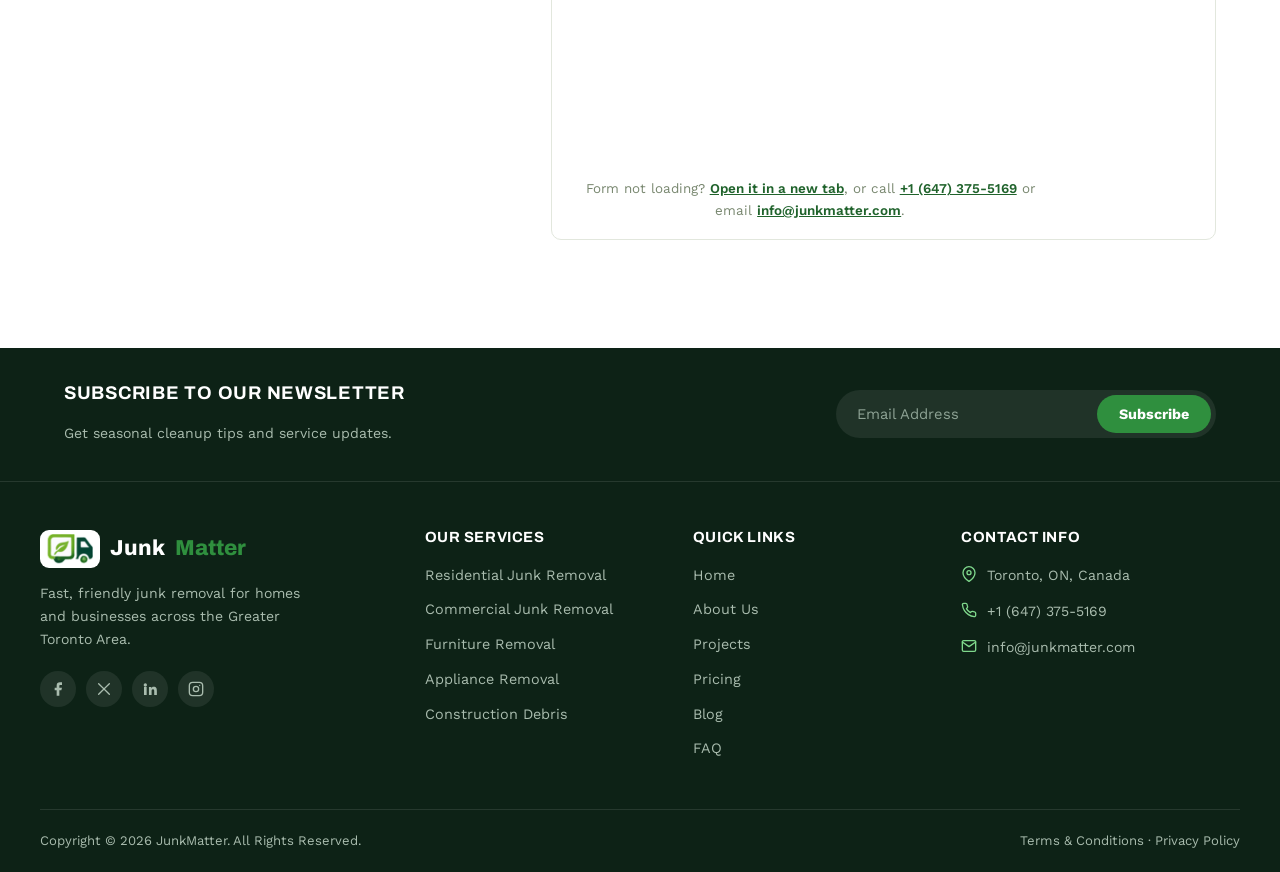
<file: contact.html>
<!DOCTYPE html>
<html lang="en">
<head>
<meta charset="UTF-8">
<meta name="viewport" content="width=device-width, initial-scale=1.0">
<title>Contact Us | JunkMatter</title>
<meta name="description" content="Get in touch with JunkMatter for a free junk removal quote. Call, email, or fill out our quote form — upload photos for a faster, more accurate estimate.">
<!-- Social sharing. images/social-banner.jpg is the marketing banner
     (logo + headline + CTA baked in) — the one place a composite
     graphic belongs, since link previews have no layout of their own. -->
<meta property="og:url" content="https://www.junkmatter.com/contact.html">
<meta property="og:type" content="website">
<meta property="og:site_name" content="JunkMatter">
<meta property="og:title" content="Contact Us | JunkMatter">
<meta property="og:description" content="Get in touch with JunkMatter for a free junk removal quote. Call, email, or fill out our quote form — upload photos for a faster, more accurate estimate.">
<meta property="og:image" content="https://www.junkmatter.com/images/social-banner.jpg">
<meta property="og:image:width" content="1200">
<meta property="og:image:height" content="630">
<meta property="og:image:alt" content="JunkMatter — we haul, you relax. Fast, friendly junk removal.">
<meta name="twitter:card" content="summary_large_image">
<meta name="twitter:title" content="Contact Us | JunkMatter">
<meta name="twitter:description" content="Get in touch with JunkMatter for a free junk removal quote. Call, email, or fill out our quote form — upload photos for a faster, more accurate estimate.">
<meta name="twitter:image" content="https://www.junkmatter.com/images/social-banner.jpg">
<meta name="theme-color" content="#0d2216">
<link rel="icon" href="images/favicon.png" sizes="any">
<link rel="apple-touch-icon" href="images/apple-touch-icon.png">
<link rel="canonical" href="https://www.junkmatter.com/contact.html">
<link rel="stylesheet" href="css/style.css?v=54eb5e93">
<script>document.documentElement.classList.add('js')</script>
</head>
<body>

<svg style="position:absolute;width:0;height:0;overflow:hidden" aria-hidden="true">
<defs>
<symbol id="icon-mark" viewBox="0 0 32 32" fill="none" stroke="currentColor" stroke-width="2.2" stroke-linecap="round" stroke-linejoin="round"><rect x="1.5" y="1.5" width="29" height="29" rx="9"/><path d="M9 23C9 12 15 7 24 7C24 18 18 23 9 23Z"/><path d="M10.5 21.5C14 17.5 18 13.5 22.5 9"/></symbol>
<symbol id="icon-phone" viewBox="0 0 24 24" fill="none" stroke="currentColor" stroke-width="2" stroke-linecap="round" stroke-linejoin="round"><path d="M22 16.92v3a2 2 0 0 1-2.18 2 19.79 19.79 0 0 1-8.63-3.07 19.5 19.5 0 0 1-6-6 19.79 19.79 0 0 1-3.07-8.67A2 2 0 0 1 4.11 2h3a2 2 0 0 1 2 1.72c.127.96.361 1.903.7 2.81a2 2 0 0 1-.45 2.11L8.09 9.91a16 16 0 0 0 6 6l1.27-1.27a2 2 0 0 1 2.11-.45c.907.339 1.85.573 2.81.7A2 2 0 0 1 22 16.92z"/></symbol>
<symbol id="icon-mail" viewBox="0 0 24 24" fill="none" stroke="currentColor" stroke-width="2" stroke-linecap="round" stroke-linejoin="round"><rect x="2" y="4" width="20" height="16" rx="2"/><path d="M22 6l-10 7L2 6"/></symbol>
<symbol id="icon-map-pin" viewBox="0 0 24 24" fill="none" stroke="currentColor" stroke-width="2" stroke-linecap="round" stroke-linejoin="round"><path d="M21 10c0 7-9 13-9 13s-9-6-9-13a9 9 0 0 1 18 0z"/><circle cx="12" cy="10" r="3"/></symbol>
<symbol id="icon-clock" viewBox="0 0 24 24" fill="none" stroke="currentColor" stroke-width="2" stroke-linecap="round" stroke-linejoin="round"><circle cx="12" cy="12" r="9"/><path d="M12 7v5l3.5 2"/></symbol>
<symbol id="icon-facebook" viewBox="0 0 24 24" fill="currentColor" stroke="none"><path d="M18 2h-3a5 5 0 0 0-5 5v3H7v4h3v8h4v-8h3l1-4h-4V7a1 1 0 0 1 1-1h3z"/></symbol>
<symbol id="icon-x" viewBox="0 0 24 24" fill="none" stroke="currentColor" stroke-width="2" stroke-linecap="round" stroke-linejoin="round"><path d="M4 4l16 16M20 4L4 20"/></symbol>
<symbol id="icon-linkedin" viewBox="0 0 24 24" fill="currentColor" stroke="none"><path d="M4.98 3.5a2.5 2.5 0 1 1 0 5 2.5 2.5 0 0 1 0-5zM3 9h4v12H3V9zm7 0h3.8v1.7h.1c.5-.9 1.8-1.9 3.7-1.9 4 0 4.7 2.6 4.7 6v6.2h-4v-5.5c0-1.3 0-3-1.8-3s-2.1 1.4-2.1 2.9V21h-4V9z"/></symbol>
<symbol id="icon-instagram" viewBox="0 0 24 24" fill="none" stroke="currentColor" stroke-width="2" stroke-linecap="round" stroke-linejoin="round"><rect x="2" y="2" width="20" height="20" rx="5"/><circle cx="12" cy="12" r="4"/><circle cx="17.5" cy="6.5" r="1" fill="currentColor" stroke="none"/></symbol>
<symbol id="icon-arrow-up-right" viewBox="0 0 24 24" fill="none" stroke="currentColor" stroke-width="2.2" stroke-linecap="round" stroke-linejoin="round"><path d="M7 17L17 7"/><path d="M7 7h10v10"/></symbol>
<symbol id="icon-arrow-right" viewBox="0 0 24 24" fill="none" stroke="currentColor" stroke-width="2" stroke-linecap="round" stroke-linejoin="round"><path d="M5 12h14"/><path d="M12 5l7 7-7 7"/></symbol>
<symbol id="icon-check" viewBox="0 0 24 24" fill="none" stroke="currentColor" stroke-width="2" stroke-linecap="round" stroke-linejoin="round"><path d="M20 6L9 17l-5-5"/></symbol>
<symbol id="icon-upload" viewBox="0 0 24 24" fill="none" stroke="currentColor" stroke-width="2" stroke-linecap="round" stroke-linejoin="round"><path d="M21 15v4a2 2 0 0 1-2 2H5a2 2 0 0 1-2-2v-4"/><polyline points="17 8 12 3 7 8"/><line x1="12" y1="3" x2="12" y2="15"/></symbol>
</defs>
</svg>

<div class="topbar">
  <div class="wrap">
    <div class="topbar-left">
      <a href="tel:16473755169"><svg><use href="#icon-phone"/></svg> +1 (647) 375-5169</a>
      <a href="mailto:info@junkmatter.com"><svg><use href="#icon-mail"/></svg> info@junkmatter.com</a>
    </div>
    <div class="topbar-social">
      <a href="#" aria-label="Facebook"><svg><use href="#icon-facebook"/></svg></a>
      <a href="#" aria-label="X"><svg><use href="#icon-x"/></svg></a>
      <a href="#" aria-label="LinkedIn"><svg><use href="#icon-linkedin"/></svg></a>
      <a href="#" aria-label="Instagram"><svg><use href="#icon-instagram"/></svg></a>
    </div>
  </div>
</div>

<header class="site-header">
  <nav class="nav wrap">
    <a href="index.html" class="brand">
      <span class="mark"><img src="images/logo-mark.png" alt="" width="366" height="240"></span>
      Junk<span class="accent">Matter</span>
    </a>
    <div class="nav-links">
      <a href="index.html">Home</a>
      <a href="services.html">Services</a>
      <a href="about.html">About</a>
      <a href="projects.html">Projects</a>
      <a href="pricing.html">Pricing</a>
      <a href="blog.html">Blog</a>
      <a href="faq.html">FAQ</a>
      <a href="contact.html" class="active">Contact</a>
    </div>
    <div class="nav-cta">
      <a href="tel:16473755169" class="btn btn-solid"><span class="label">Call Now</span><span class="ic"><svg><use href="#icon-phone"/></svg></span></a>
      <button class="nav-toggle" aria-label="Toggle menu"><span></span><span></span><span></span></button>
    </div>
  </nav>
</header>

<section class="page-hero">
  <div class="wrap">
    <div class="crumb"><a href="index.html">Home</a> / Contact</div>
    <h1>Get Your Free Quote</h1>
    <p class="lead">Tell us what needs to go and we'll get back to you with a clear, upfront quote — no obligation.</p>
  </div>
</section>

<section class="section">
  <div class="wrap contact-grid">

    <div class="info-panel reveal">
      <h3>Get In Touch</h3>
      <ul style="list-style:none">
        <li>
          <span class="ic"><svg><use href="#icon-phone"/></svg></span>
          <div><b>Call Us</b><span><a href="tel:16473755169" style="color:#a9bcae">+1 (647) 375-5169</a></span></div>
        </li>
        <li>
          <span class="ic"><svg><use href="#icon-mail"/></svg></span>
          <div><b>Email Us</b><span><a href="mailto:info@junkmatter.com" style="color:#a9bcae">info@junkmatter.com</a></span></div>
        </li>
        <li>
          <span class="ic"><svg><use href="#icon-map-pin"/></svg></span>
          <div><b>Service Area</b><span>Toronto, ON, Canada &amp; the Greater Toronto Area</span></div>
        </li>
        <li>
          <span class="ic"><svg><use href="#icon-clock"/></svg></span>
          <div><b>Hours</b><span class="ph" title="Add real operating hours">Business hours — ask us for current availability</span></div>
        </li>
      </ul>
      <div style="display:flex;gap:10px;margin-top:8px">
        <a href="#" aria-label="Facebook" style="width:38px;height:38px;border-radius:50%;background:rgba(255,255,255,.1);display:flex;align-items:center;justify-content:center;color:#fff"><svg style="width:16px;height:16px"><use href="#icon-facebook"/></svg></a>
        <a href="#" aria-label="X" style="width:38px;height:38px;border-radius:50%;background:rgba(255,255,255,.1);display:flex;align-items:center;justify-content:center;color:#fff"><svg style="width:16px;height:16px"><use href="#icon-x"/></svg></a>
        <a href="#" aria-label="LinkedIn" style="width:38px;height:38px;border-radius:50%;background:rgba(255,255,255,.1);display:flex;align-items:center;justify-content:center;color:#fff"><svg style="width:16px;height:16px"><use href="#icon-linkedin"/></svg></a>
        <a href="#" aria-label="Instagram" style="width:38px;height:38px;border-radius:50%;background:rgba(255,255,255,.1);display:flex;align-items:center;justify-content:center;color:#fff"><svg style="width:16px;height:16px"><use href="#icon-instagram"/></svg></a>
      </div>
    </div>

    <div class="zoho-form reveal">
      <iframe src="https://forms.zohopublic.ca/junkmatter1/form/Junkmattercustomerquote/formperma/6gSI232MbF1dWyvwQyTndnTCGp11WQqZmilivZYbu6Q"
              title="JunkMatter free quote request form"
              loading="lazy"></iframe>
      <p class="zoho-fallback">
        Form not loading? <a href="https://forms.zohopublic.ca/junkmatter1/form/Junkmattercustomerquote/formperma/6gSI232MbF1dWyvwQyTndnTCGp11WQqZmilivZYbu6Q" target="_blank" rel="noopener">Open it in a new tab</a>,
        or call <a href="tel:16473755169">+1 (647) 375-5169</a> or email
        <a href="mailto:info@junkmatter.com">info@junkmatter.com</a>.
      </p>
    </div>
  </div>
</section>

<footer>
  <div class="footer-top">
    <div class="wrap">
      <div>
        <h4>Subscribe To Our Newsletter</h4>
        <p>Get seasonal cleanup tips and service updates.</p>
      </div>
      <form class="newsletter-form" id="newsletter-form">
        <input type="email" placeholder="Email Address" required aria-label="Email address">
        <button type="submit">Subscribe</button>
      </form>
    </div>
  </div>
  <div class="wrap footer-grid">
    <div class="footer-brand">
      <a href="index.html" class="brand"><span class="mark"><img src="images/logo-mark.png" alt="" width="366" height="240"></span>Junk<span class="accent">Matter</span></a>
      <p>Fast, friendly junk removal for homes and businesses across the Greater Toronto Area.</p>
      <div class="footer-social">
        <a href="#" aria-label="Facebook"><svg><use href="#icon-facebook"/></svg></a>
        <a href="#" aria-label="X"><svg><use href="#icon-x"/></svg></a>
        <a href="#" aria-label="LinkedIn"><svg><use href="#icon-linkedin"/></svg></a>
        <a href="#" aria-label="Instagram"><svg><use href="#icon-instagram"/></svg></a>
      </div>
    </div>
    <div>
      <h4>Our Services</h4>
      <div class="footer-links">
        <a href="service-residential.html">Residential Junk Removal</a>
        <a href="services.html#commercial">Commercial Junk Removal</a>
        <a href="services.html#furniture">Furniture Removal</a>
        <a href="services.html#appliance">Appliance Removal</a>
        <a href="services.html#construction">Construction Debris</a>
      </div>
    </div>
    <div>
      <h4>Quick Links</h4>
      <div class="footer-links">
        <a href="index.html">Home</a>
        <a href="about.html">About Us</a>
        <a href="projects.html">Projects</a>
        <a href="pricing.html">Pricing</a>
        <a href="blog.html">Blog</a>
        <a href="faq.html">FAQ</a>
      </div>
    </div>
    <div>
      <h4>Contact Info</h4>
      <ul class="footer-contact">
        <li><svg><use href="#icon-map-pin"/></svg> Toronto, ON, Canada</li>
        <li><svg><use href="#icon-phone"/></svg> <a href="tel:16473755169">+1 (647) 375-5169</a></li>
        <li><svg><use href="#icon-mail"/></svg> <a href="mailto:info@junkmatter.com">info@junkmatter.com</a></li>
      </ul>
    </div>
  </div>
  <div class="wrap footer-bottom">
    <span>Copyright © <span class="current-year">2026</span> JunkMatter. All Rights Reserved.</span>
    <span><a href="#">Terms &amp; Conditions</a> · <a href="#">Privacy Policy</a></span>
  </div>
</footer>

<div class="mobile-call-bar">
  <span>Need junk gone today?</span>
  <a href="tel:16473755169"><svg><use href="#icon-phone"/></svg> Call Now</a>
</div>

<button class="back-top" aria-label="Back to top"><svg style="transform:rotate(-90deg)"><use href="#icon-arrow-right"/></svg></button>

<script src="js/main.js?v=ecc034a5"></script>
</body>
</html>
</file>
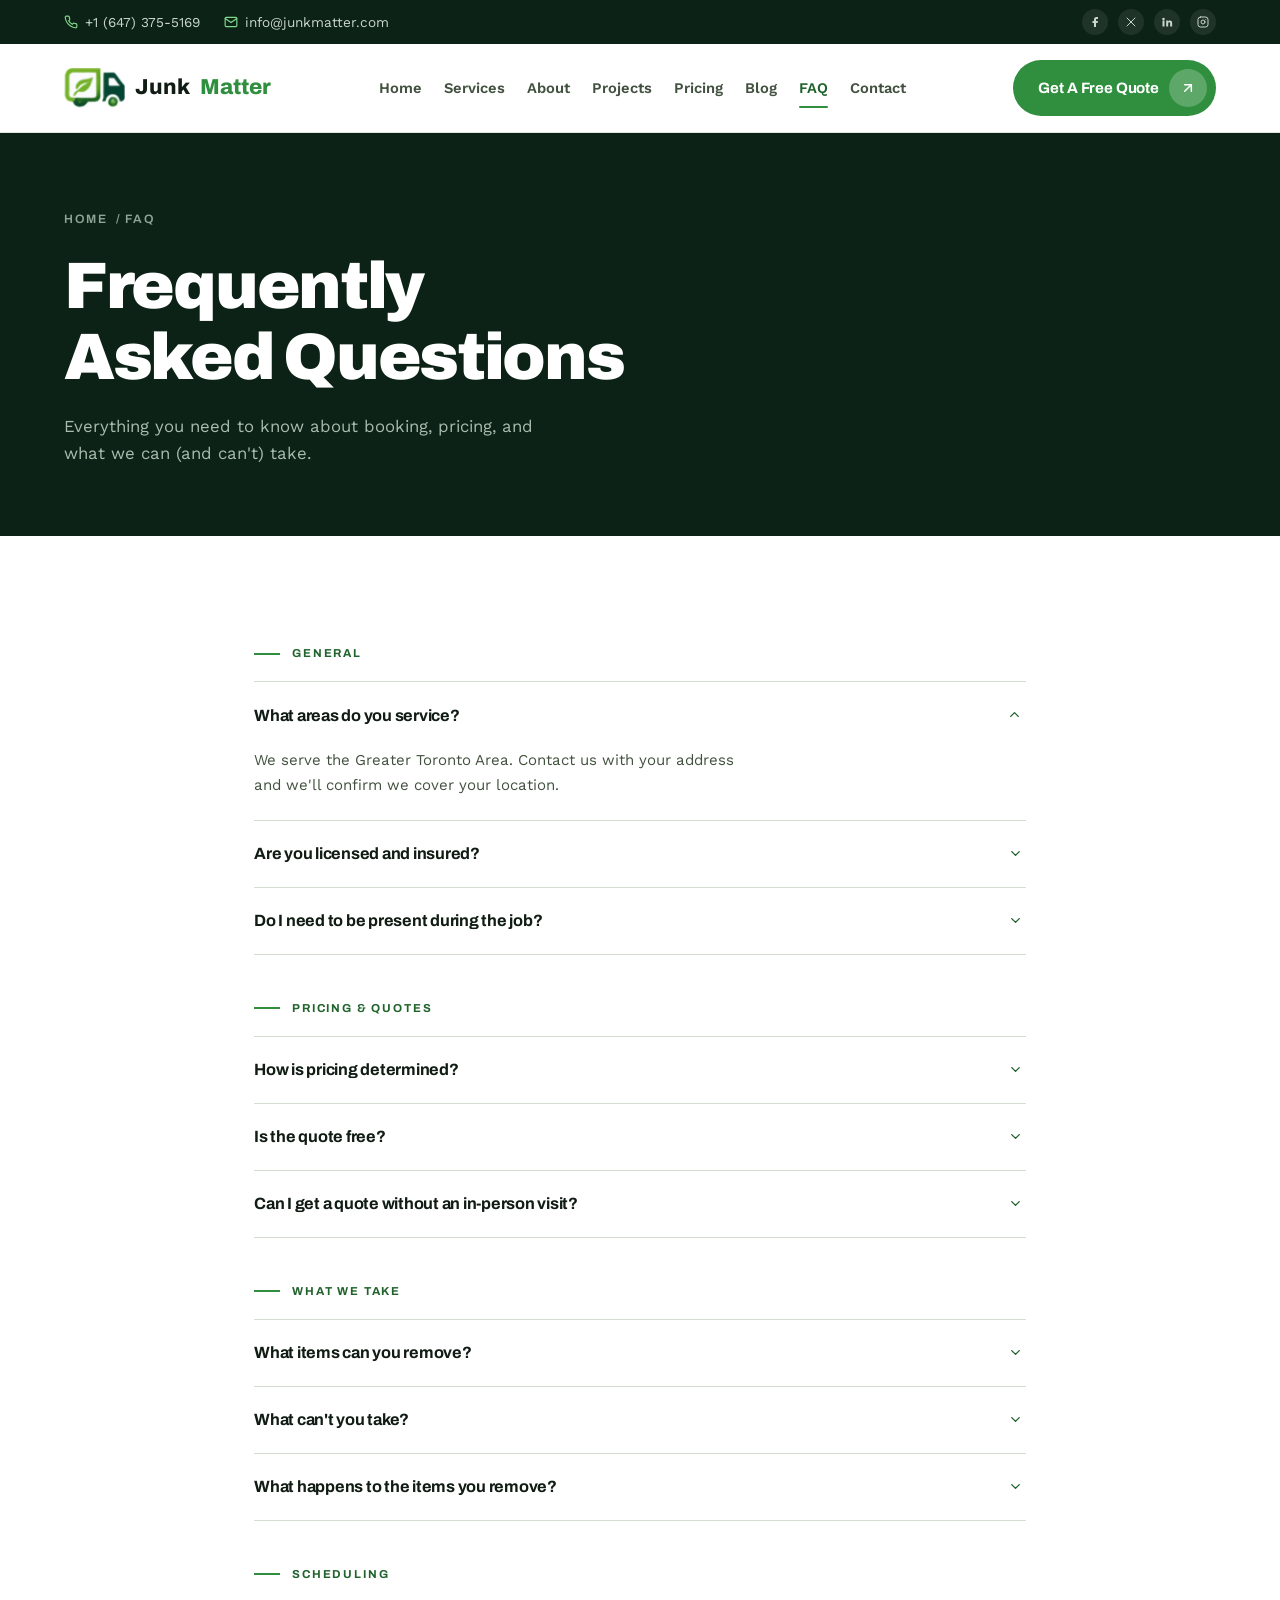
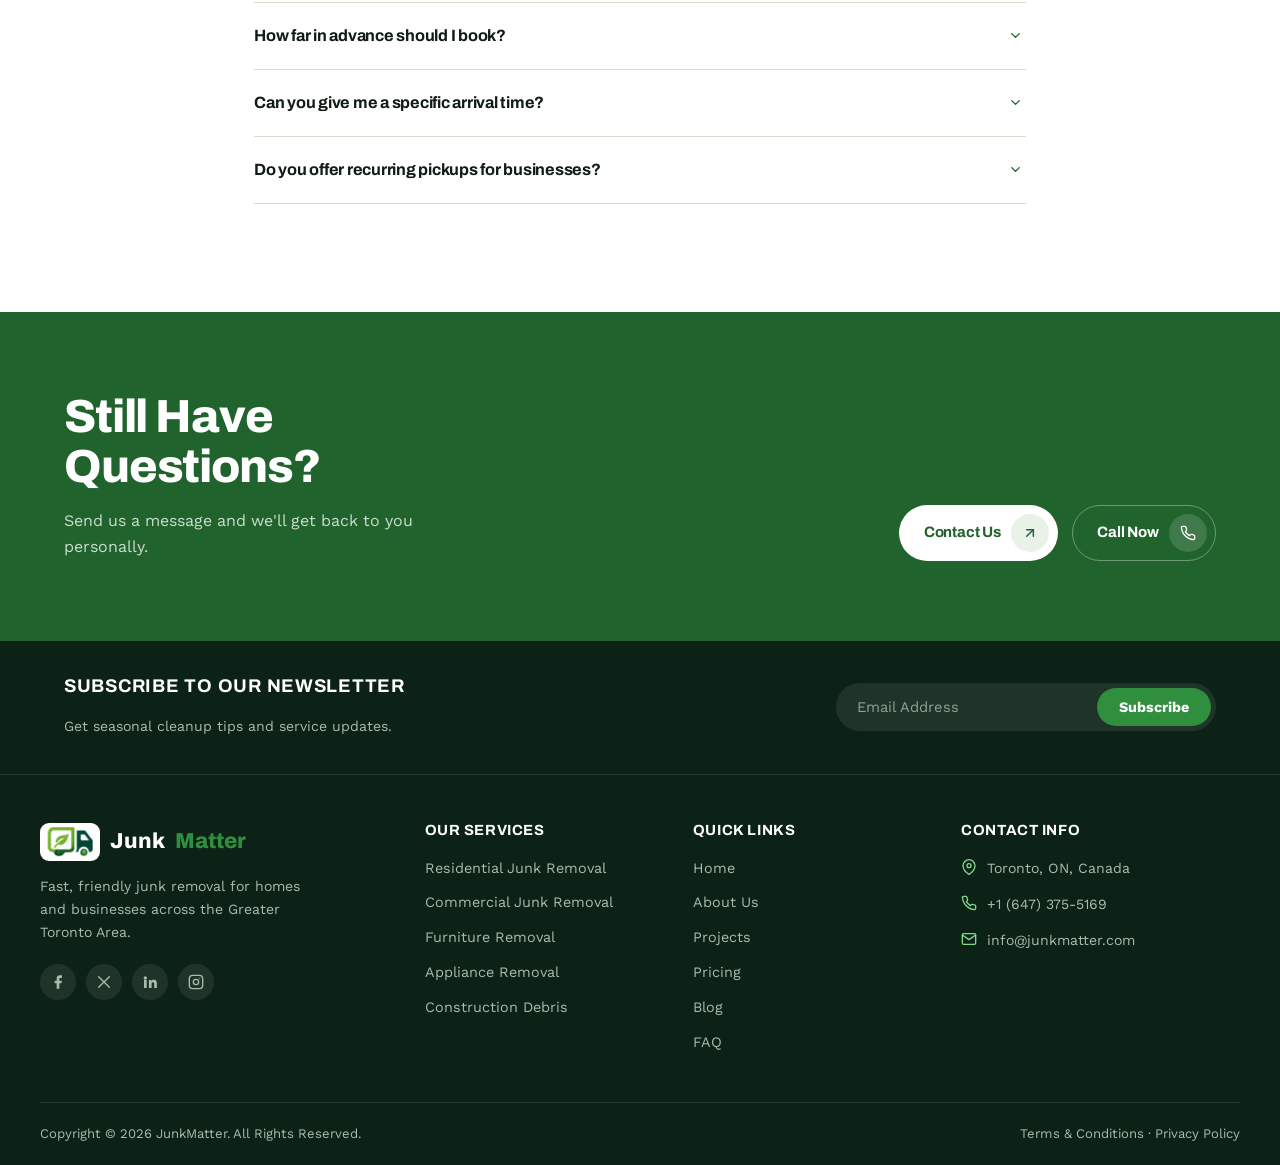
<file: faq.html>
<!DOCTYPE html>
<html lang="en">
<head>
<meta charset="UTF-8">
<meta name="viewport" content="width=device-width, initial-scale=1.0">
<title>FAQ | JunkMatter</title>
<meta name="description" content="Answers to common questions about JunkMatter's junk removal services — pricing, scheduling, what we accept, and how our process works.">
<!-- Social sharing. images/social-banner.jpg is the marketing banner
     (logo + headline + CTA baked in) — the one place a composite
     graphic belongs, since link previews have no layout of their own. -->
<meta property="og:url" content="https://www.junkmatter.com/faq.html">
<meta property="og:type" content="website">
<meta property="og:site_name" content="JunkMatter">
<meta property="og:title" content="FAQ | JunkMatter">
<meta property="og:description" content="Answers to common questions about JunkMatter's junk removal services — pricing, scheduling, what we accept, and how our process works.">
<meta property="og:image" content="https://www.junkmatter.com/images/social-banner.jpg">
<meta property="og:image:width" content="1200">
<meta property="og:image:height" content="630">
<meta property="og:image:alt" content="JunkMatter — we haul, you relax. Fast, friendly junk removal.">
<meta name="twitter:card" content="summary_large_image">
<meta name="twitter:title" content="FAQ | JunkMatter">
<meta name="twitter:description" content="Answers to common questions about JunkMatter's junk removal services — pricing, scheduling, what we accept, and how our process works.">
<meta name="twitter:image" content="https://www.junkmatter.com/images/social-banner.jpg">
<meta name="theme-color" content="#0d2216">
<link rel="icon" href="images/favicon.png" sizes="any">
<link rel="apple-touch-icon" href="images/apple-touch-icon.png">
<link rel="canonical" href="https://www.junkmatter.com/faq.html">
<link rel="stylesheet" href="css/style.css?v=54eb5e93">
<script>document.documentElement.classList.add('js')</script>
</head>
<body>

<svg style="position:absolute;width:0;height:0;overflow:hidden" aria-hidden="true">
<defs>
<symbol id="icon-mark" viewBox="0 0 32 32" fill="none" stroke="currentColor" stroke-width="2.2" stroke-linecap="round" stroke-linejoin="round"><rect x="1.5" y="1.5" width="29" height="29" rx="9"/><path d="M9 23C9 12 15 7 24 7C24 18 18 23 9 23Z"/><path d="M10.5 21.5C14 17.5 18 13.5 22.5 9"/></symbol>
<symbol id="icon-phone" viewBox="0 0 24 24" fill="none" stroke="currentColor" stroke-width="2" stroke-linecap="round" stroke-linejoin="round"><path d="M22 16.92v3a2 2 0 0 1-2.18 2 19.79 19.79 0 0 1-8.63-3.07 19.5 19.5 0 0 1-6-6 19.79 19.79 0 0 1-3.07-8.67A2 2 0 0 1 4.11 2h3a2 2 0 0 1 2 1.72c.127.96.361 1.903.7 2.81a2 2 0 0 1-.45 2.11L8.09 9.91a16 16 0 0 0 6 6l1.27-1.27a2 2 0 0 1 2.11-.45c.907.339 1.85.573 2.81.7A2 2 0 0 1 22 16.92z"/></symbol>
<symbol id="icon-mail" viewBox="0 0 24 24" fill="none" stroke="currentColor" stroke-width="2" stroke-linecap="round" stroke-linejoin="round"><rect x="2" y="4" width="20" height="16" rx="2"/><path d="M22 6l-10 7L2 6"/></symbol>
<symbol id="icon-map-pin" viewBox="0 0 24 24" fill="none" stroke="currentColor" stroke-width="2" stroke-linecap="round" stroke-linejoin="round"><path d="M21 10c0 7-9 13-9 13s-9-6-9-13a9 9 0 0 1 18 0z"/><circle cx="12" cy="10" r="3"/></symbol>
<symbol id="icon-facebook" viewBox="0 0 24 24" fill="currentColor" stroke="none"><path d="M18 2h-3a5 5 0 0 0-5 5v3H7v4h3v8h4v-8h3l1-4h-4V7a1 1 0 0 1 1-1h3z"/></symbol>
<symbol id="icon-x" viewBox="0 0 24 24" fill="none" stroke="currentColor" stroke-width="2" stroke-linecap="round" stroke-linejoin="round"><path d="M4 4l16 16M20 4L4 20"/></symbol>
<symbol id="icon-linkedin" viewBox="0 0 24 24" fill="currentColor" stroke="none"><path d="M4.98 3.5a2.5 2.5 0 1 1 0 5 2.5 2.5 0 0 1 0-5zM3 9h4v12H3V9zm7 0h3.8v1.7h.1c.5-.9 1.8-1.9 3.7-1.9 4 0 4.7 2.6 4.7 6v6.2h-4v-5.5c0-1.3 0-3-1.8-3s-2.1 1.4-2.1 2.9V21h-4V9z"/></symbol>
<symbol id="icon-instagram" viewBox="0 0 24 24" fill="none" stroke="currentColor" stroke-width="2" stroke-linecap="round" stroke-linejoin="round"><rect x="2" y="2" width="20" height="20" rx="5"/><circle cx="12" cy="12" r="4"/><circle cx="17.5" cy="6.5" r="1" fill="currentColor" stroke="none"/></symbol>
<symbol id="icon-arrow-up-right" viewBox="0 0 24 24" fill="none" stroke="currentColor" stroke-width="2.2" stroke-linecap="round" stroke-linejoin="round"><path d="M7 17L17 7"/><path d="M7 7h10v10"/></symbol>
<symbol id="icon-arrow-right" viewBox="0 0 24 24" fill="none" stroke="currentColor" stroke-width="2" stroke-linecap="round" stroke-linejoin="round"><path d="M5 12h14"/><path d="M12 5l7 7-7 7"/></symbol>
<symbol id="icon-chevron-down" viewBox="0 0 24 24" fill="none" stroke="currentColor" stroke-width="2.2" stroke-linecap="round" stroke-linejoin="round"><path d="M6 9l6 6 6-6"/></symbol>
</defs>
</svg>

<div class="topbar">
  <div class="wrap">
    <div class="topbar-left">
      <a href="tel:16473755169"><svg><use href="#icon-phone"/></svg> +1 (647) 375-5169</a>
      <a href="mailto:info@junkmatter.com"><svg><use href="#icon-mail"/></svg> info@junkmatter.com</a>
    </div>
    <div class="topbar-social">
      <a href="#" aria-label="Facebook"><svg><use href="#icon-facebook"/></svg></a>
      <a href="#" aria-label="X"><svg><use href="#icon-x"/></svg></a>
      <a href="#" aria-label="LinkedIn"><svg><use href="#icon-linkedin"/></svg></a>
      <a href="#" aria-label="Instagram"><svg><use href="#icon-instagram"/></svg></a>
    </div>
  </div>
</div>

<header class="site-header">
  <nav class="nav wrap">
    <a href="index.html" class="brand">
      <span class="mark"><img src="images/logo-mark.png" alt="" width="366" height="240"></span>
      Junk<span class="accent">Matter</span>
    </a>
    <div class="nav-links">
      <a href="index.html">Home</a>
      <a href="services.html">Services</a>
      <a href="about.html">About</a>
      <a href="projects.html">Projects</a>
      <a href="pricing.html">Pricing</a>
      <a href="blog.html">Blog</a>
      <a href="faq.html" class="active">FAQ</a>
      <a href="contact.html">Contact</a>
    </div>
    <div class="nav-cta">
      <a href="contact.html" class="btn btn-solid"><span class="label">Get A Free Quote</span><span class="ic"><svg><use href="#icon-arrow-up-right"/></svg></span></a>
      <button class="nav-toggle" aria-label="Toggle menu"><span></span><span></span><span></span></button>
    </div>
  </nav>
</header>

<section class="page-hero">
  <div class="wrap">
    <div class="crumb"><a href="index.html">Home</a> / FAQ</div>
    <h1>Frequently Asked Questions</h1>
    <p class="lead">Everything you need to know about booking, pricing, and what we can (and can't) take.</p>
  </div>
</section>

<section class="section">
  <div class="wrap" style="max-width:820px">

    <p class="eyebrow">General</p>
    <div class="faq" style="margin-top:16px;margin-bottom:44px">
      <div class="faq-item open">
        <button class="faq-q">What areas do you service? <span class="chev"><svg><use href="#icon-chevron-down"/></svg></span></button>
        <div class="faq-a" style="max-height:200px"><p>We serve the Greater Toronto Area. <a href="contact.html">Contact us</a> with your address and we'll confirm we cover your location.</p></div>
      </div>
      <div class="faq-item">
        <button class="faq-q">Are you licensed and insured? <span class="chev"><svg><use href="#icon-chevron-down"/></svg></span></button>
        <div class="faq-a"><p>Yes. Ask us for current licensing and insurance details when you request your quote.</p></div>
      </div>
      <div class="faq-item">
        <button class="faq-q">Do I need to be present during the job? <span class="chev"><svg><use href="#icon-chevron-down"/></svg></span></button>
        <div class="faq-a"><p>Not necessarily — as long as we can access the items and you've confirmed the scope in advance, we can often work while you're away. Let us know when you book.</p></div>
      </div>
    </div>

    <p class="eyebrow">Pricing &amp; Quotes</p>
    <div class="faq" style="margin-top:16px;margin-bottom:44px">
      <div class="faq-item">
        <button class="faq-q">How is pricing determined? <span class="chev"><svg><use href="#icon-chevron-down"/></svg></span></button>
        <div class="faq-a"><p>Pricing depends on the volume of junk, the type of materials, your location, how accessible the items are, and how much labor the job requires. See our <a href="pricing.html">pricing page</a> for details.</p></div>
      </div>
      <div class="faq-item">
        <button class="faq-q">Is the quote free? <span class="chev"><svg><use href="#icon-chevron-down"/></svg></span></button>
        <div class="faq-a"><p>Yes — quotes are always free and come with no obligation to book.</p></div>
      </div>
      <div class="faq-item">
        <button class="faq-q">Can I get a quote without an in-person visit? <span class="chev"><svg><use href="#icon-chevron-down"/></svg></span></button>
        <div class="faq-a"><p>In many cases, yes — upload a few photos through our <a href="pricing.html#quote">quote form</a> and we'll provide an estimate.</p></div>
      </div>
    </div>

    <p class="eyebrow">What We Take</p>
    <div class="faq" style="margin-top:16px;margin-bottom:44px">
      <div class="faq-item">
        <button class="faq-q">What items can you remove? <span class="chev"><svg><use href="#icon-chevron-down"/></svg></span></button>
        <div class="faq-a"><p>Furniture, appliances, general household junk, garage and basement contents, yard waste, and construction debris. See our <a href="services.html">services page</a> for the full list.</p></div>
      </div>
      <div class="faq-item">
        <button class="faq-q">What can't you take? <span class="chev"><svg><use href="#icon-chevron-down"/></svg></span></button>
        <div class="faq-a"><p>Hazardous materials such as paint, chemicals, asbestos, and propane tanks can't be accepted through standard junk removal. Ask us if you're unsure about a specific item.</p></div>
      </div>
      <div class="faq-item">
        <button class="faq-q">What happens to the items you remove? <span class="chev"><svg><use href="#icon-chevron-down"/></svg></span></button>
        <div class="faq-a"><p>We sort what we collect — usable items are routed to local donation partners where possible, recyclables are separated, and the rest is disposed of responsibly.</p></div>
      </div>
    </div>

    <p class="eyebrow">Scheduling</p>
    <div class="faq" style="margin-top:16px">
      <div class="faq-item">
        <button class="faq-q">How far in advance should I book? <span class="chev"><svg><use href="#icon-chevron-down"/></svg></span></button>
        <div class="faq-a"><p>Same-day and next-day appointments are often available. <a href="contact.html">Contact us</a> to check current availability in your area.</p></div>
      </div>
      <div class="faq-item">
        <button class="faq-q">Can you give me a specific arrival time? <span class="chev"><svg><use href="#icon-chevron-down"/></svg></span></button>
        <div class="faq-a"><p>We'll confirm a pickup window when you book, and reach out ahead of time if anything changes.</p></div>
      </div>
      <div class="faq-item">
        <button class="faq-q">Do you offer recurring pickups for businesses? <span class="chev"><svg><use href="#icon-chevron-down"/></svg></span></button>
        <div class="faq-a"><p>Yes — weekly, biweekly, or monthly service can be arranged for offices, retail spaces, and property managers.</p></div>
      </div>
    </div>

  </div>
</section>

<section class="final-cta reveal">
  <div class="wrap">
    <h2>Still Have Questions?</h2>
    <p>Send us a message and we'll get back to you personally.</p>
    <div class="row">
      <a href="contact.html" class="btn btn-white"><span class="label">Contact Us</span><span class="ic"><svg><use href="#icon-arrow-up-right"/></svg></span></a>
      <a href="tel:16473755169" class="btn btn-outline-light"><span class="label">Call Now</span><span class="ic"><svg><use href="#icon-phone"/></svg></span></a>
    </div>
  </div>
</section>

<footer>
  <div class="footer-top">
    <div class="wrap">
      <div>
        <h4>Subscribe To Our Newsletter</h4>
        <p>Get seasonal cleanup tips and service updates.</p>
      </div>
      <form class="newsletter-form" id="newsletter-form">
        <input type="email" placeholder="Email Address" required aria-label="Email address">
        <button type="submit">Subscribe</button>
      </form>
    </div>
  </div>
  <div class="wrap footer-grid">
    <div class="footer-brand">
      <a href="index.html" class="brand"><span class="mark"><img src="images/logo-mark.png" alt="" width="366" height="240"></span>Junk<span class="accent">Matter</span></a>
      <p>Fast, friendly junk removal for homes and businesses across the Greater Toronto Area.</p>
      <div class="footer-social">
        <a href="#" aria-label="Facebook"><svg><use href="#icon-facebook"/></svg></a>
        <a href="#" aria-label="X"><svg><use href="#icon-x"/></svg></a>
        <a href="#" aria-label="LinkedIn"><svg><use href="#icon-linkedin"/></svg></a>
        <a href="#" aria-label="Instagram"><svg><use href="#icon-instagram"/></svg></a>
      </div>
    </div>
    <div>
      <h4>Our Services</h4>
      <div class="footer-links">
        <a href="service-residential.html">Residential Junk Removal</a>
        <a href="services.html#commercial">Commercial Junk Removal</a>
        <a href="services.html#furniture">Furniture Removal</a>
        <a href="services.html#appliance">Appliance Removal</a>
        <a href="services.html#construction">Construction Debris</a>
      </div>
    </div>
    <div>
      <h4>Quick Links</h4>
      <div class="footer-links">
        <a href="index.html">Home</a>
        <a href="about.html">About Us</a>
        <a href="projects.html">Projects</a>
        <a href="pricing.html">Pricing</a>
        <a href="blog.html">Blog</a>
        <a href="faq.html">FAQ</a>
      </div>
    </div>
    <div>
      <h4>Contact Info</h4>
      <ul class="footer-contact">
        <li><svg><use href="#icon-map-pin"/></svg> Toronto, ON, Canada</li>
        <li><svg><use href="#icon-phone"/></svg> <a href="tel:16473755169">+1 (647) 375-5169</a></li>
        <li><svg><use href="#icon-mail"/></svg> <a href="mailto:info@junkmatter.com">info@junkmatter.com</a></li>
      </ul>
    </div>
  </div>
  <div class="wrap footer-bottom">
    <span>Copyright © <span class="current-year">2026</span> JunkMatter. All Rights Reserved.</span>
    <span><a href="#">Terms &amp; Conditions</a> · <a href="#">Privacy Policy</a></span>
  </div>
</footer>

<div class="mobile-call-bar">
  <span>Need junk gone today?</span>
  <a href="tel:16473755169"><svg><use href="#icon-phone"/></svg> Call Now</a>
</div>

<button class="back-top" aria-label="Back to top"><svg style="transform:rotate(-90deg)"><use href="#icon-arrow-right"/></svg></button>

<script src="js/main.js?v=ecc034a5"></script>
</body>
</html>
</file>
<file: css/style.css>
/* ============================================================
   JUNKMATTER — Stylesheet
   Design tokens + component system, inspired by the Junkly
   reference (rounded arch photo-cards, pill buttons, dark-green
   utility bar) built as an original implementation.
   ============================================================ */
@import url('https://fonts.googleapis.com/css2?family=Archivo:wght@500;600;700;800;900&family=Work+Sans:ital,wght@0,400;0,500;0,600;1,400&display=swap');

:root{
  /* Color — neutrals carry a slight green bias so they read as chosen,
     not as default greys sitting next to the brand colour. */
  --ink:#101c14;
  --ink-soft:#42513f;
  --muted:#78876f;
  --green-900:#0d2216;
  --green-800:#15311d;
  --green-700:#1d4327;
  --accent:#2f8f3e;
  --accent-dark:#20632c;
  --accent-light:#e9f2e7;
  --paper:#ffffff;
  --surface:#f5f7f2;
  --surface-2:#e9eee4;
  --border:#e2e7dd;
  --rule:#d5ddcf;
  --white:#ffffff;
  --star:#c98a2b;

  /* Typography — Archivo is a sturdy grotesque that holds up at heavy
     display weights; Work Sans keeps running text humanist and quiet. */
  --font-display:'Archivo','Helvetica Neue',-apple-system,BlinkMacSystemFont,sans-serif;
  --font-body:'Work Sans',-apple-system,BlinkMacSystemFont,sans-serif;

  /* Radius — deliberately small. The arch card's top curve is the one
     place the design allows a large radius, so it stays distinctive. */
  --radius-sm:3px;
  --radius-md:6px;
  --radius-lg:10px;
  --radius-pill:999px;

  /* Shadow — reserved for genuinely floating elements only. */
  --shadow-sm:0 1px 2px rgba(16,28,20,.05);
  --shadow-md:0 6px 20px rgba(16,28,20,.07);
  --shadow-lg:0 16px 40px rgba(16,28,20,.10);
  --container:1200px;
  --transition:.18s ease;
}

*,*::before,*::after{box-sizing:border-box;margin:0;padding:0}
html{scroll-behavior:smooth}
body{
  font-family:var(--font-body);
  color:var(--ink-soft);
  background:var(--paper);
  line-height:1.65;
  -webkit-font-smoothing:antialiased;
}
/* height:auto keeps an image's aspect ratio from its width/height attributes.
   Without it, an image whose width is constrained by a parent keeps its full
   intrinsic height and stretches. Anything needing a fixed height (.photo)
   overrides this with a class selector. */
img,svg{max-width:100%;display:block}
img{height:auto}
a{color:inherit;text-decoration:none}
ul{list-style:none}
button{font-family:inherit;cursor:pointer;border:none;background:none}
input,textarea,select{font-family:inherit;font-size:1rem}
h1,h2,h3,h4{font-family:var(--font-display);color:var(--ink);font-weight:800;line-height:1.08;letter-spacing:-.025em;text-wrap:balance}
h1{font-size:clamp(2.5rem,5.4vw,4.1rem);font-weight:900;letter-spacing:-.035em}
h2{font-size:clamp(1.85rem,3.4vw,2.6rem)}
h3{font-size:1.1rem;font-weight:700;line-height:1.25;letter-spacing:-.015em}
h4{font-size:1rem;font-weight:700;letter-spacing:-.01em}
p{max-width:62ch}
strong,b{font-weight:700}
:focus-visible{outline:2.5px solid var(--accent);outline-offset:3px}
@media(prefers-reduced-motion:reduce){
  .reveal{transition:none !important;opacity:1 !important;transform:none !important}
  *{scroll-behavior:auto !important}
}

.wrap{max-width:var(--container);margin:0 auto;padding:0 24px}
@media(max-width:640px){.wrap{padding:0 20px}}
.section{padding:108px 0}
@media(max-width:960px){.section{padding:80px 0}}
@media(max-width:760px){.section{padding:60px 0}}
.section.tight{padding:64px 0}
.section.surface{background:var(--surface)}
.section.ink{background:var(--green-900);color:#c9d6cd}
.section.ink h2,.section.ink h3{color:#fff}
.section.ink p{color:#a9bcae}

/* Editorial label: a rule and a word. No pill, no dot. */
.eyebrow{
  display:flex;align-items:center;gap:12px;font-family:var(--font-display);
  font-size:.72rem;font-weight:700;letter-spacing:.16em;text-transform:uppercase;
  color:var(--accent-dark);margin-bottom:18px;
}
.eyebrow::before{content:"";width:26px;height:2px;background:var(--accent);flex-shrink:0}
.eyebrow.on-ink{color:#8fd39b}
.eyebrow.on-ink::before{background:#8fd39b}
.section-head{max-width:34rem}
.section-head.center{margin:0 auto;text-align:center}
.section-head.center .eyebrow{justify-content:center}
.section-head p{margin-top:16px;font-size:1.02rem}
.section-head h2+p{max-width:46ch}
.section-head-row{display:flex;justify-content:space-between;align-items:flex-end;gap:32px;margin-bottom:48px;flex-wrap:wrap}
.section-head-row .section-head{margin-bottom:0}

/* Buttons */
.btn{
  display:inline-flex;align-items:center;gap:10px;font-family:var(--font-display);font-weight:700;
  font-size:.94rem;letter-spacing:-.01em;padding:8px 8px 8px 24px;border-radius:var(--radius-pill);
  border:1.5px solid transparent;
  transition:background var(--transition),color var(--transition),border-color var(--transition);
  white-space:nowrap;
}
.btn .ic{width:38px;height:38px;border-radius:50%;display:flex;align-items:center;justify-content:center;flex-shrink:0}
.btn .ic svg{width:16px;height:16px}
.btn-solid{background:var(--accent);color:#fff}
.btn-solid .ic{background:rgba(255,255,255,.22);color:#fff}
.btn-solid:hover{background:var(--accent-dark)}
.btn-dark{background:var(--green-900);color:#fff}
.btn-dark .ic{background:rgba(255,255,255,.14);color:#fff}
.btn-dark:hover{background:var(--green-800)}
.btn-outline{background:transparent;color:var(--ink);border-color:var(--border);padding:8px 8px 8px 24px}
.btn-outline .ic{background:var(--surface-2);color:var(--ink)}
.btn-outline:hover{border-color:var(--accent);color:var(--accent-dark)}
.btn-outline-light{background:transparent;color:#fff;border-color:rgba(255,255,255,.35)}
.btn-outline-light .ic{background:rgba(255,255,255,.14);color:#fff}
.btn-outline-light:hover{border-color:#fff}
.btn-white{background:#fff;color:var(--accent-dark)}
.btn-white .ic{background:var(--accent-light);color:var(--accent-dark)}
.btn-white:hover{background:var(--surface)}
.btn-sm{padding:6px 6px 6px 18px;font-size:.9rem}
.btn-sm .ic{width:30px;height:30px}
.btn-sm .ic svg{width:13px;height:13px}
.btn-block{width:100%;justify-content:space-between}
.text-link{display:inline-flex;align-items:center;gap:8px;font-weight:700;color:var(--accent-dark)}
.text-link svg{width:15px;height:15px}
.text-link:hover{color:var(--accent)}

/* Top utility bar */
.topbar{background:var(--green-900);color:#c9d6cd;font-size:.85rem}
.topbar .wrap{display:flex;justify-content:space-between;align-items:center;padding:9px 24px;gap:16px}
.topbar-left{display:flex;gap:24px;flex-wrap:wrap}
.topbar-left a{display:inline-flex;align-items:center;gap:7px}
.topbar-left a:hover{color:#fff}
.topbar-left svg{width:14px;height:14px;color:#7fd88c}
.topbar-social{display:flex;gap:10px}
.topbar-social a{width:26px;height:26px;border-radius:50%;background:rgba(255,255,255,.08);display:flex;align-items:center;justify-content:center}
.topbar-social a:hover{background:var(--accent)}
.topbar-social svg{width:12px;height:12px}
@media(max-width:700px){.topbar-left a:nth-child(2){display:none}}
@media(max-width:520px){.topbar{display:none}}

/* Header */
.site-header{position:sticky;top:0;z-index:100;background:#fff;border-bottom:1px solid var(--border)}
.nav{display:flex;align-items:center;justify-content:space-between;padding:16px 24px;gap:20px}
.brand{display:flex;align-items:center;gap:10px;font-family:var(--font-display);font-weight:800;font-size:1.35rem;color:var(--ink)}
/* The brand mark is the truck glyph lifted from the JunkMatter logo. It is
   green on transparent, so it sits directly on the header rather than inside
   a coloured tile. The footer uses a reversed (white) copy of the same glyph. */
.brand .mark{height:40px;display:flex;align-items:center;flex-shrink:0}
.brand .mark img{height:40px;width:auto;display:block}
.brand .accent{color:var(--accent)}
.nav-links{display:flex;gap:22px;align-items:center}
.nav-links a{font-weight:600;font-size:.92rem;color:var(--ink-soft);position:relative;padding:6px 0;white-space:nowrap}
.nav-links a:hover,.nav-links a.active{color:var(--accent-dark)}
.nav-links a.active::after{content:"";position:absolute;left:0;right:0;bottom:-2px;height:2px;background:var(--accent);border-radius:2px}
.nav-cta{display:flex;align-items:center;gap:18px;flex-shrink:0}
.nav-toggle{display:none;flex-direction:column;gap:5px;padding:8px}
.nav-toggle span{width:24px;height:2.5px;background:var(--ink);border-radius:2px}
@media(max-width:1180px){
  .nav-links{
    position:fixed;top:0;right:-100%;height:100vh;width:min(320px,86vw);background:#fff;
    flex-direction:column;justify-content:flex-start;padding:104px 32px 32px;gap:26px;
    box-shadow:var(--shadow-lg);transition:right .3s ease;z-index:200;
  }
  .nav-links a{font-size:.98rem}
  .nav-links.open{right:0}
  .nav-toggle{display:flex}
  body.nav-open::before{content:"";position:fixed;inset:0;background:rgba(15,40,24,.5);z-index:190}
  /* .site-header is sticky with a z-index, so it opens a stacking context and
     the drawer's z-index is resolved inside it — leaving the whole drawer at
     the header's level, underneath the scrim. Lifting the header above the
     scrim while the menu is open is what actually puts the links on top. */
  body.nav-open .site-header{z-index:200}
  body.nav-open{overflow:hidden}
}
@media(max-width:520px){.nav-cta .btn-solid span.label{display:none}.nav-cta .btn-solid{padding:8px}}

/* Hero */
.hero{position:relative;overflow:hidden;background:var(--green-900)}
.hero-grid{display:grid;grid-template-columns:1fr 1fr;gap:0;align-items:stretch;min-height:600px}
@media(max-width:960px){.hero-grid{grid-template-columns:1fr;min-height:0}}
.hero-text{padding:80px 24px 80px 0;color:#fff;max-width:600px;margin-left:auto;width:100%}
.hero-text .wrap-inner{max-width:560px;margin-left:auto;padding-left:24px}
@media(max-width:960px){.hero-text{padding:56px 24px 40px;max-width:none;margin:0}.hero-text .wrap-inner{max-width:none;margin:0;padding-left:0}}
.hero h1{color:#fff;font-size:clamp(2.3rem,4.6vw,3.4rem)}
.hero .lead{margin-top:18px;font-size:1.1rem;color:#d3e2d6;max-width:480px}
.hero-cta{display:flex;gap:14px;flex-wrap:wrap;margin-top:30px}
.hero-rating{display:flex;align-items:center;gap:14px;margin-top:34px;padding-top:24px;border-top:1px solid rgba(255,255,255,.14)}
.hero-rating .stars{display:flex;gap:2px;color:var(--star)}
.hero-rating .stars svg{width:16px;height:16px}
.hero-rating .txt{font-size:.86rem;color:#c9d6cd}
.hero-rating .txt b{color:#fff}
.hero-visual{position:relative;background:var(--accent-dark);min-height:340px}
.hero-visual svg.illustration{position:absolute;inset:8px 0 96px;width:100%;height:auto;color:rgba(255,255,255,.72)}
@media(max-width:960px){.hero-visual svg.illustration{inset:8px 0 88px}}
/* Sits flush to the foot of the visual as a caption band rather than a
   floating card — no shadow, no radius, no hovering widget. */
.hero-panel{
  position:absolute;left:0;bottom:0;right:0;background:rgba(8,20,12,.55);
  backdrop-filter:blur(3px);border-top:1px solid rgba(255,255,255,.16);
  padding:20px 40px;display:flex;justify-content:space-between;gap:24px;flex-wrap:wrap;
}
@media(max-width:960px){.hero-panel{padding:18px 24px}}
.hero-panel div b{display:block;font-family:var(--font-display);font-weight:800;font-size:1.35rem;letter-spacing:-.02em;color:#fff}
.hero-panel div span{font-size:.78rem;color:#a9bcae}
.hero-panel .ph{border-bottom-color:rgba(255,255,255,.5)}
@media(max-width:960px){.hero-visual{min-height:280px}}

/* Trust bar */
.trust-bar{background:var(--surface);border-bottom:1px solid var(--border)}
.trust-bar .wrap{display:flex;flex-wrap:wrap;gap:28px;justify-content:space-between;align-items:center;padding:22px 24px}
.trust-item{display:flex;align-items:center;gap:10px;font-weight:700;font-size:.9rem;color:var(--ink)}
.trust-item svg{width:20px;height:20px;color:var(--accent)}

/* Arch panel — the one place a large radius is allowed, because the
   arch is the design's signature shape. Kept tonal rather than
   saturated so a six-up grid reads as a set, not as wallpaper. */
.arch-frame{
  aspect-ratio:3/2;border-radius:120px 120px var(--radius-md) var(--radius-md);overflow:hidden;
  background:var(--surface-2);display:flex;align-items:center;justify-content:center;
  position:relative;transition:background var(--transition);
}
.arch-frame svg{width:30%;height:30%;stroke-width:1.5;color:var(--accent-dark);transition:color var(--transition)}

/* Service cards grid — cards are flow columns so the action links sit
   on a common baseline regardless of how long the description runs. */
.service-grid{display:grid;grid-template-columns:repeat(3,1fr);gap:48px 36px}
@media(max-width:960px){.service-grid{grid-template-columns:repeat(2,1fr)}}
@media(max-width:620px){.service-grid{grid-template-columns:1fr;max-width:340px;margin:0 auto}}
.service-card{display:flex;flex-direction:column}
.service-card h3{margin-top:22px;font-size:1.08rem}
.service-card p{margin-top:7px;font-size:.9rem;max-width:34ch}
.service-card .text-link{margin-top:auto;padding-top:14px;font-size:.86rem}
.service-card:hover .arch-frame{background:var(--green-900)}
.service-card:hover .arch-frame svg{color:#fff}

/* How it works — a real sequence, so the numbering carries meaning.
   No boxes: a hairline rule per step does the separating. */
.steps{display:grid;grid-template-columns:repeat(3,1fr);gap:0}
@media(max-width:760px){.steps{grid-template-columns:1fr;max-width:460px}}
.step{padding:26px 34px 0 0;border-top:2px solid var(--ink)}
.step+.step{padding-left:34px;border-left:1px solid var(--rule)}
@media(max-width:760px){
  .step{padding:22px 0 0}
  .step+.step{padding-left:0;border-left:none;margin-top:26px}
}
.step-num{
  display:block;font-family:var(--font-display);font-weight:800;font-size:.78rem;
  letter-spacing:.16em;color:var(--accent-dark);margin-bottom:14px;
}
.step h3{margin-bottom:11px;font-size:1.15rem}
.step p{font-size:.9rem;max-width:32ch;line-height:1.6}

/* About split */
.about-grid{display:grid;grid-template-columns:.95fr 1.05fr;gap:60px;align-items:center}
@media(max-width:900px){.about-grid{grid-template-columns:1fr;gap:36px}}
.about-visual{position:relative}
.about-visual .frame{border-radius:var(--radius-lg);overflow:hidden;aspect-ratio:1/1;background:var(--green-800);display:flex;align-items:center;justify-content:center}
.about-visual .frame svg{width:30%;height:30%;color:rgba(255,255,255,.8)}
/* Sits over whatever photograph is dropped in, so the band carries enough
   weight on its own rather than relying on the image behind it. */
.about-visual .float-card{
  position:absolute;left:0;right:0;bottom:0;background:rgba(8,20,12,.78);backdrop-filter:blur(4px);
  border-top:1px solid rgba(255,255,255,.16);padding:18px 22px;
  display:flex;gap:13px;align-items:center;
}
.about-visual .float-card .ic{color:#8fd39b;display:flex;align-items:center;flex-shrink:0}
.about-visual .float-card .ic svg{width:22px;height:22px}
.about-visual .float-card b{display:block;font-size:.92rem;color:#fff}
.about-visual .float-card span{display:block;font-size:.8rem;color:#a9bcae;margin-top:1px}
.about-stats{display:flex;gap:36px;margin-top:28px}
.about-stats div b{display:block;font-family:var(--font-display);font-size:1.8rem;color:var(--ink)}
.about-stats div span{font-size:.85rem;color:var(--muted)}

/* Stat band (ink) */
.stat-band{display:grid;grid-template-columns:repeat(4,1fr);gap:0;border-top:2px solid var(--ink)}
@media(max-width:700px){.stat-band{grid-template-columns:1fr 1fr}}
.stat-band div{padding:30px 28px 0 0}
.stat-band div+div{padding-left:28px;border-left:1px solid var(--rule)}
@media(max-width:700px){
  .stat-band div:nth-child(2n+1){padding-left:0;border-left:none}
  .stat-band div{padding-bottom:22px}
}
.stat-band b{display:block;font-family:var(--font-display);font-weight:800;font-size:2.1rem;letter-spacing:-.03em;color:var(--ink);line-height:1.05}
.stat-band span{font-size:.82rem;color:var(--muted);display:block;margin-top:6px}

/* Transform CTA band */
.split-cta{display:grid;grid-template-columns:1fr 1fr;border-radius:var(--radius-lg);overflow:hidden;min-height:280px}
@media(max-width:800px){.split-cta{grid-template-columns:1fr}}
.split-cta .visual{background:var(--accent-dark);display:flex;align-items:center;justify-content:center;min-height:220px}
.split-cta .visual svg{width:24%;height:24%;color:#fff;opacity:.85}
.split-cta .content{background:var(--green-900);color:#fff;padding:44px;display:flex;flex-direction:column;justify-content:center;gap:16px}
.split-cta .content h2{color:#fff;font-size:clamp(1.6rem,3vw,2.1rem)}
.split-cta .content p{color:#a9bcae}
.split-cta .content .row{display:flex;gap:14px;flex-wrap:wrap;margin-top:6px}

/* Why choose us */
.why-grid{display:grid;grid-template-columns:1fr 1fr;gap:56px;align-items:center}
@media(max-width:900px){.why-grid{grid-template-columns:1fr;gap:36px}}
.why-list{display:grid;grid-template-columns:1fr 1fr;gap:0;margin-top:4px}
@media(max-width:520px){.why-list{grid-template-columns:1fr}}
.why-item{padding:26px 26px 26px 0;border-top:1px solid var(--rule)}
.why-item:nth-child(2n){padding-left:26px;border-left:1px solid var(--rule)}
@media(max-width:520px){
  .why-item{padding:22px 0}
  .why-item:nth-child(2n){padding-left:0;border-left:none}
}
.why-item .ic{color:var(--accent);display:block;margin-bottom:13px}
.why-item .ic svg{width:24px;height:24px}
.why-item h4{font-size:1rem;margin-bottom:6px;font-family:var(--font-display);color:var(--ink)}
.why-item p{font-size:.88rem;max-width:32ch}
.why-item.center{grid-column:1/-1;padding:26px 0;border-left:none}
.why-item.center .ic{color:var(--accent)}

/* Projects / before-after */
.project-grid{display:grid;grid-template-columns:repeat(3,1fr);gap:28px}
@media(max-width:900px){.project-grid{grid-template-columns:repeat(2,1fr)}}
@media(max-width:620px){.project-grid{grid-template-columns:1fr;max-width:420px;margin:0 auto}}
.project-card{background:none}
/* Square tiles: the supplied before/after photographs are 1:1 with their
   labels near the top edge, so a wider crop would cut them off. The
   illustrated split uses the same ratio to keep rows even. */
.ba-split{display:flex;aspect-ratio:1;border-radius:var(--radius-md);overflow:hidden}
/* One photograph that already contains its own before/after split and
   labels — the overlay tags would only duplicate them. */
.ba-photo{
  position:relative;overflow:hidden;aspect-ratio:1;border-radius:var(--radius-md);
  background:var(--surface-2);display:flex;align-items:center;justify-content:center;
}
.ba-photo svg{width:22%;height:22%;color:var(--accent-dark)}
.ba-split div{flex:1;display:flex;flex-direction:column;align-items:center;justify-content:center;gap:8px;color:#fff;position:relative}
.ba-split div span.tag{position:absolute;top:10px;left:10px;font-family:var(--font-display);font-size:.7rem;letter-spacing:.05em;text-transform:uppercase;background:rgba(0,0,0,.28);padding:4px 10px;border-radius:var(--radius-pill)}
.ba-split .before{background:repeating-linear-gradient(135deg,#6b7568,#6b7568 10px,#5c6656 10px,#5c6656 20px)}
.ba-split .after{background:var(--accent-dark)}
.ba-split svg{width:34%;height:34%;opacity:.9}
.project-card .body{padding:16px 0 0}
.project-card h3{font-size:1.02rem}
.project-card p{font-size:.86rem;margin-top:5px;max-width:36ch}

/* Testimonials */
.testi-grid{display:grid;grid-template-columns:repeat(3,1fr);gap:0}
@media(max-width:900px){.testi-grid{grid-template-columns:1fr}}
.testi-card{padding:30px 32px 30px 0;border-top:1px solid var(--rule);position:relative}
.testi-card:not(:first-child){padding-left:32px;border-left:1px solid var(--rule)}
@media(max-width:900px){
  .testi-card{padding:26px 0}
  .testi-card:not(:first-child){padding-left:0;border-left:none}
}
.testi-card .stars{display:flex;gap:3px;color:var(--star);margin-bottom:16px}
.testi-card .stars svg{width:13px;height:13px}
.testi-card p{font-size:1.02rem;color:var(--ink);line-height:1.55;letter-spacing:-.01em}
.testi-who{display:flex;align-items:center;gap:11px;margin-top:22px}
.testi-avatar{width:34px;height:34px;border-radius:50%;background:var(--surface-2);color:var(--accent-dark);display:flex;align-items:center;justify-content:center;font-family:var(--font-display);font-weight:700;font-size:.75rem;flex-shrink:0}
.testi-who b{display:block;font-size:.87rem;color:var(--ink)}
.testi-who span{font-size:.78rem;color:var(--muted)}
.testi-note{font-size:.8rem;color:var(--muted);margin-top:14px}

/* Team grid */
.team-grid{display:grid;grid-template-columns:repeat(4,1fr);gap:24px}
@media(max-width:900px){.team-grid{grid-template-columns:repeat(2,1fr)}}
.team-card{text-align:center}
.team-card{text-align:left}
.team-photo{width:100%;aspect-ratio:4/5;border-radius:var(--radius-md);background:var(--surface-2);display:flex;align-items:center;justify-content:center;color:var(--muted);margin-bottom:16px}
.team-photo svg{width:26%;height:26%}
.team-card b{display:block;font-size:1rem;color:var(--ink);font-family:var(--font-display);letter-spacing:-.01em}
.team-card span{font-size:.8rem;color:var(--muted);font-weight:500;display:block;margin-top:2px}

/* Pricing factors — a list of considerations, not a product grid. */
.factor-grid{display:grid;grid-template-columns:repeat(3,1fr);gap:0}
@media(max-width:760px){.factor-grid{grid-template-columns:1fr;max-width:460px}}
.factor-card{padding:28px 30px 28px 0;border-top:1px solid var(--rule)}
.factor-card:not(:first-child){padding-left:30px;border-left:1px solid var(--rule)}
@media(max-width:760px){
  .factor-card{padding:22px 0}
  .factor-card:not(:first-child){padding-left:0;border-left:none}
}
.factor-card .ic{color:var(--accent);display:block;margin-bottom:13px}
.factor-card .ic svg{width:24px;height:24px}
.factor-card h4{font-family:var(--font-display);font-size:1rem;margin-bottom:6px;color:var(--ink)}
.factor-card p{font-size:.88rem;max-width:32ch}

/* FAQ */
.faq-split{display:grid;grid-template-columns:1.3fr .9fr;gap:56px}
@media(max-width:900px){.faq-split{grid-template-columns:1fr;gap:32px}}
/* FAQ — a divided list rather than a stack of filled cards. */
.faq{display:block;border-top:1px solid var(--rule)}
.faq-item{border-bottom:1px solid var(--rule)}
.faq-q{width:100%;display:flex;justify-content:space-between;align-items:center;gap:20px;padding:22px 0;text-align:left;font-family:var(--font-display);font-weight:700;font-size:1.02rem;letter-spacing:-.015em;color:var(--ink);transition:color var(--transition)}
.faq-q:hover{color:var(--accent-dark)}
.faq-q .chev{width:22px;height:22px;display:flex;align-items:center;justify-content:center;flex-shrink:0;transition:transform var(--transition)}
.faq-q svg{width:15px;height:15px;color:var(--accent-dark)}
.faq-item.open .faq-q .chev{transform:rotate(180deg)}
.faq-a{max-height:0;overflow:hidden;transition:max-height .25s ease}
.faq-a p{padding:0 48px 22px 0;font-size:.94rem;max-width:60ch}
.faq-cta{padding:26px 0 0;display:flex;align-items:flex-start;gap:16px}
.faq-cta .ic{width:40px;height:40px;border-radius:50%;background:var(--accent);color:#fff;display:flex;align-items:center;justify-content:center;flex-shrink:0}
.faq-cta .ic svg{width:19px;height:19px}
.faq-cta h4{font-size:1rem;margin-bottom:4px}
.faq-cta p{font-size:.88rem;margin-bottom:14px}

/* Quote / contact form */
/* The quote form is a Zoho Forms embed (Canadian data centre), so its fields
   are styled by Zoho, not here. Only the frame around the iframe is ours.
   A fixed height is used because the iframe is cross-origin and cannot report
   its own content height; it is generous so the form never scrolls inside
   itself, which is miserable on a phone. */
.zoho-form{background:#fff;border:1px solid var(--border);border-radius:var(--radius-lg);padding:10px}
.zoho-form iframe{width:100%;height:1180px;border:0;display:block;background:#fff;border-radius:var(--radius-md)}
@media(max-width:720px){.zoho-form{padding:6px}.zoho-form iframe{height:1460px}}
.zoho-fallback{font-size:.84rem;color:var(--muted);text-align:center;padding:14px 10px 6px;margin:0}
.zoho-fallback a{color:var(--accent-dark);font-weight:600;text-decoration:underline}

/* Info panel (contact page) */
.contact-grid{display:grid;grid-template-columns:.8fr 1.2fr;gap:44px;align-items:flex-start}
@media(max-width:900px){.contact-grid{grid-template-columns:1fr}}
.info-panel{background:var(--green-900);color:#fff;border-radius:var(--radius-lg);padding:38px 34px}
.info-panel h3{color:#fff;font-size:.74rem;letter-spacing:.16em;text-transform:uppercase;color:#8fd39b;margin-bottom:26px}
.info-panel li{display:flex;gap:14px;padding:18px 0;align-items:flex-start;border-bottom:1px solid rgba(255,255,255,.1)}
.info-panel li:first-of-type{padding-top:0}
.info-panel li .ic{display:flex;align-items:center;flex-shrink:0;margin-top:2px}
.info-panel li .ic svg{width:19px;height:19px;color:#8fd39b}
.info-panel li b{display:block;font-size:.92rem}
.info-panel li span{font-size:.86rem;color:#a9bcae}
.info-panel .ph{border-bottom-color:rgba(143,211,155,.6)}

/* Blog */
.blog-grid{display:grid;grid-template-columns:repeat(3,1fr);gap:28px}
@media(max-width:900px){.blog-grid{grid-template-columns:1fr 1fr}}
@media(max-width:620px){.blog-grid{grid-template-columns:1fr;max-width:420px;margin:0 auto}}
.blog-card{background:none}
.blog-card .thumb{aspect-ratio:16/10;background:var(--surface-2);border-radius:var(--radius-md);display:flex;align-items:center;justify-content:center;transition:background var(--transition)}
.blog-card .thumb svg{width:22%;height:22%;color:var(--accent-dark);transition:color var(--transition)}
.blog-card:hover .thumb{background:var(--green-900)}
.blog-card:hover .thumb svg{color:#fff}
.blog-card .body{padding:18px 0 0}
.blog-card .meta{font-size:.7rem;color:var(--accent-dark);text-transform:uppercase;letter-spacing:.14em;font-weight:700;margin-bottom:10px}
.blog-card h3{font-size:1.08rem}
.blog-card p{font-size:.88rem;margin-top:8px;max-width:36ch}

/* Final CTA — full-bleed band, asymmetric. The headline sits large
   against the ground; the actions align to the baseline beside it. */
/* Final CTA — the one place the brand green runs full-bleed, so the
   closing ask reads as a distinct moment and not as more footer. */
.final-cta{background:var(--accent-dark);color:#fff;padding:80px 0}
.final-cta .wrap{display:grid;grid-template-columns:1.15fr .85fr;column-gap:48px;row-gap:0;align-items:end}
@media(max-width:760px){.final-cta{padding:60px 0}}
.final-cta h2{grid-column:1;grid-row:1;color:#fff;font-size:clamp(1.9rem,3.8vw,2.9rem);max-width:15ch}
.final-cta p{grid-column:1;grid-row:2;color:rgba(255,255,255,.78);margin-top:16px;max-width:42ch}
.final-cta .row{grid-column:2;grid-row:1/3;align-self:end;display:flex;gap:14px;flex-wrap:wrap;justify-content:flex-end}
@media(max-width:820px){
  .final-cta .wrap{grid-template-columns:1fr}
  .final-cta h2,.final-cta p,.final-cta .row{grid-column:1;grid-row:auto}
  .final-cta .row{justify-content:flex-start;margin-top:26px}
}

/* Page hero (inner pages) — flat ground, left-aligned, generous.
   The breadcrumb sits above a hairline so the title starts a page,
   rather than floating in a centred banner. */
.page-hero{position:relative;background:var(--green-900);color:#fff;padding:76px 0 68px;overflow:hidden}
.page-hero .wrap{position:relative}
.crumb{display:flex;gap:8px;align-items:center;font-size:.76rem;letter-spacing:.14em;text-transform:uppercase;font-family:var(--font-display);font-weight:600;color:#8fa596;margin-bottom:22px}
.crumb a:hover{color:#fff}
.page-hero h1{color:#fff;max-width:18ch}
.page-hero .lead{margin-top:20px;max-width:50ch;color:#a9bcae;font-size:1.05rem}
@media(max-width:760px){.page-hero{padding:52px 0 46px}}

/* Sidebar (service detail) */
.detail-grid{display:grid;grid-template-columns:.75fr 1.25fr;gap:44px;align-items:flex-start}
@media(max-width:900px){.detail-grid{grid-template-columns:1fr}}
.sidebar{display:grid;gap:20px;position:sticky;top:100px}
@media(max-width:900px){.sidebar{position:static}}
.sidebar-card{padding:0;border-top:2px solid var(--ink);padding-top:20px}
.sidebar-card h4{font-family:var(--font-display);font-size:.74rem;letter-spacing:.16em;text-transform:uppercase;margin-bottom:6px;color:var(--muted)}
.sidebar-links{display:block}
.sidebar-links a{display:flex;justify-content:flex-start;align-items:center;gap:12px;padding:13px 0;font-size:.92rem;font-weight:600;color:var(--ink-soft);border-bottom:1px solid var(--rule);transition:color var(--transition)}
.sidebar-links span{margin-bottom:10px;line-height:1.5}
.sidebar-links span:last-child{margin-bottom:0}
.sidebar-links a:hover{color:var(--accent-dark)}
.sidebar-links a.active{color:var(--ink);font-weight:700}
.sidebar-links a.active svg{color:var(--accent)}
.sidebar-links a svg{width:15px;height:15px;flex-shrink:0;color:var(--muted)}
.sidebar-cta{background:var(--green-900);color:#fff;padding:26px;border-top:none}
.sidebar-cta h4{color:#8fd39b}
.sidebar-cta p{font-size:.88rem;color:#a9bcae;margin:8px 0 18px}
.detail-body img,.detail-body .frame{border-radius:var(--radius-md)}
.detail-body h2{margin-top:8px}
.detail-body p{margin-top:14px;max-width:none}
.detail-check-list{display:grid;grid-template-columns:1fr 1fr;gap:10px 20px;margin-top:18px}
@media(max-width:500px){.detail-check-list{grid-template-columns:1fr}}
.detail-check-list li{display:flex;gap:8px;font-size:.92rem;align-items:flex-start}
.detail-check-list li svg{width:16px;height:16px;color:var(--accent);margin-top:3px;flex-shrink:0}
.detail-visual{border-radius:var(--radius-md);overflow:hidden;aspect-ratio:16/9;background:var(--accent-dark);display:flex;align-items:center;justify-content:center}
.detail-visual svg{width:30%;height:30%;color:#fff}
.detail-visual-pair{display:grid;grid-template-columns:1fr 1fr;gap:18px}
@media(max-width:560px){.detail-visual-pair{grid-template-columns:1fr}}

/* Footer */
footer{background:var(--green-900);color:#a9bcae}
.footer-top{border-bottom:1px solid rgba(255,255,255,.1);padding:36px 0}
.footer-top .wrap{display:flex;justify-content:space-between;align-items:center;gap:20px;flex-wrap:wrap}
.footer-top h4{color:#fff;font-size:1.15rem}
.footer-top p{color:#a9bcae;font-size:.88rem;margin-top:4px}
.newsletter-form{display:flex;gap:0;border-radius:var(--radius-pill);background:rgba(255,255,255,.08);padding:5px;max-width:380px;width:100%}
.newsletter-form input{flex:1;background:transparent;border:none;padding:10px 16px;color:#fff;font-size:.92rem}
.newsletter-form input::placeholder{color:#8ea395}
.newsletter-form input:focus{outline:none}
.newsletter-form button{background:var(--accent);color:#fff;font-weight:700;padding:10px 22px;border-radius:var(--radius-pill);font-size:.9rem}
.newsletter-form button:hover{background:var(--accent-dark)}
.footer-grid{display:grid;grid-template-columns:1.5fr 1fr 1fr 1.2fr;gap:36px;padding:48px 0}
@media(max-width:900px){.footer-grid{grid-template-columns:1fr 1fr}}
@media(max-width:560px){.footer-grid{grid-template-columns:1fr}}
.footer-brand .brand{color:#fff}
/* The logo has no reversed variant and its darker greens vanish against the
   footer, so the mark sits on a white tile here rather than being recoloured. */
.footer-brand .brand .mark{background:#fff;border-radius:9px;padding:4px 7px;height:auto}
.footer-brand .brand .mark img{height:30px}
.footer-brand p{margin-top:14px;font-size:.88rem;max-width:280px}
.footer-social{display:flex;gap:10px;margin-top:20px}
.footer-social a{width:36px;height:36px;border-radius:50%;background:rgba(255,255,255,.08);display:flex;align-items:center;justify-content:center}
.footer-social a:hover{background:var(--accent)}
.footer-social svg{width:16px;height:16px}
footer h4{color:#fff;font-size:.92rem;text-transform:uppercase;letter-spacing:.04em;margin-bottom:18px}
.footer-links{display:grid;gap:11px}
.footer-links a{font-size:.9rem}
.footer-links a:hover{color:#fff}
.footer-contact li{display:flex;gap:10px;font-size:.88rem;margin-bottom:13px;align-items:flex-start}
.footer-contact svg{width:16px;height:16px;color:#7fd88c;flex-shrink:0;margin-top:2px}
.footer-bottom{border-top:1px solid rgba(255,255,255,.1);padding:20px 0;display:flex;justify-content:space-between;gap:16px;flex-wrap:wrap;font-size:.82rem}
.footer-bottom a:hover{color:#fff}

/* Reveal (progressive enhancement) — deliberately slight. A short
   fade with a few pixels of travel; anything more reads as decoration. */
html.js .reveal{opacity:0;transform:translateY(7px);transition:opacity .4s ease,transform .4s ease}
html.js .reveal.in{opacity:1;transform:none}

/* Back to top */
.back-top{
  position:fixed;bottom:26px;right:26px;width:48px;height:48px;border-radius:50%;background:var(--green-900);
  color:#fff;display:flex;align-items:center;justify-content:center;box-shadow:var(--shadow-md);opacity:0;pointer-events:none;
  transition:opacity .2s ease,transform .2s ease;z-index:80;
}
.back-top.show{opacity:1;pointer-events:auto}
.back-top:hover{background:var(--accent);transform:translateY(-3px)}
.back-top svg{width:20px;height:20px}

/* Sticky mobile call bar */
.mobile-call-bar{
  display:none;position:fixed;left:0;right:0;bottom:0;z-index:95;background:var(--green-900);
  color:#fff;padding:14px 20px;justify-content:space-between;align-items:center;box-shadow:0 -8px 24px rgba(0,0,0,.15);
}
.mobile-call-bar a{display:flex;align-items:center;gap:8px;font-weight:800}
.mobile-call-bar svg{width:20px;height:20px;color:#7fd88c}
@media(max-width:720px){.mobile-call-bar{display:flex}body{padding-bottom:70px}}

/* Placeholder marker (used where the brief requires real business data
   that hasn't been supplied yet — visually distinct so it's never
   mistaken for a real claim) */
.ph{border-bottom:1.5px dashed var(--accent);cursor:help}

/* ============================================================
   Photography layer
   Every visual container holds an illustrated icon as its base.
   A .photo image sits on top and covers it. Drop a real file at
   the src path and the photograph takes over; if the file is
   missing the image is removed at runtime (see js/main.js) and
   the illustrated panel underneath shows instead, so the site
   never renders a broken-image icon.
   ============================================================ */
/* The photograph simply covers the illustration beneath it, so the icon
   never needs hiding — which keeps the panel correct before the image
   loads, and if scripting is unavailable. */
.photo{
  position:absolute;inset:0;width:100%;height:100%;
  object-fit:cover;object-position:center;display:block;z-index:1;
}
.arch-frame,.hero-visual,.about-visual .frame,.team-photo,
.blog-card .thumb,.detail-visual,.split-cta .visual,.ba-split div{position:relative;overflow:hidden}

/* Keep foreground furniture above the photograph. */
.hero-panel,.about-visual .float-card,.ba-split div span.tag{z-index:2}

/* `has-photo` is set by js/main.js only once an image has actually
   loaded, so these treatments never apply to an empty panel. */
.ba-split div.has-photo span.tag{background:rgba(0,0,0,.55)}
/* Concentrated at the seam with the text panel and fading fast, so the
   photograph's subject stays readable instead of sitting under a wash. */
.hero-visual.has-photo::after{
  content:"";position:absolute;inset:0;z-index:1;
  background:linear-gradient(90deg,rgba(13,34,22,.78) 0%,rgba(13,34,22,.30) 22%,rgba(13,34,22,.06) 55%,rgba(13,34,22,.10) 100%);
}
/* The crew sit just right of centre in the frame, which already clears the
   seam once the panel crops to a portrait-ish box. */
.hero-visual .photo{object-position:54% center}
.service-card:hover .arch-frame.has-photo,
.blog-card:hover .thumb.has-photo{background:var(--surface-2)}
.arch-frame.has-photo,.blog-card .thumb.has-photo{transition:none}
</file>
